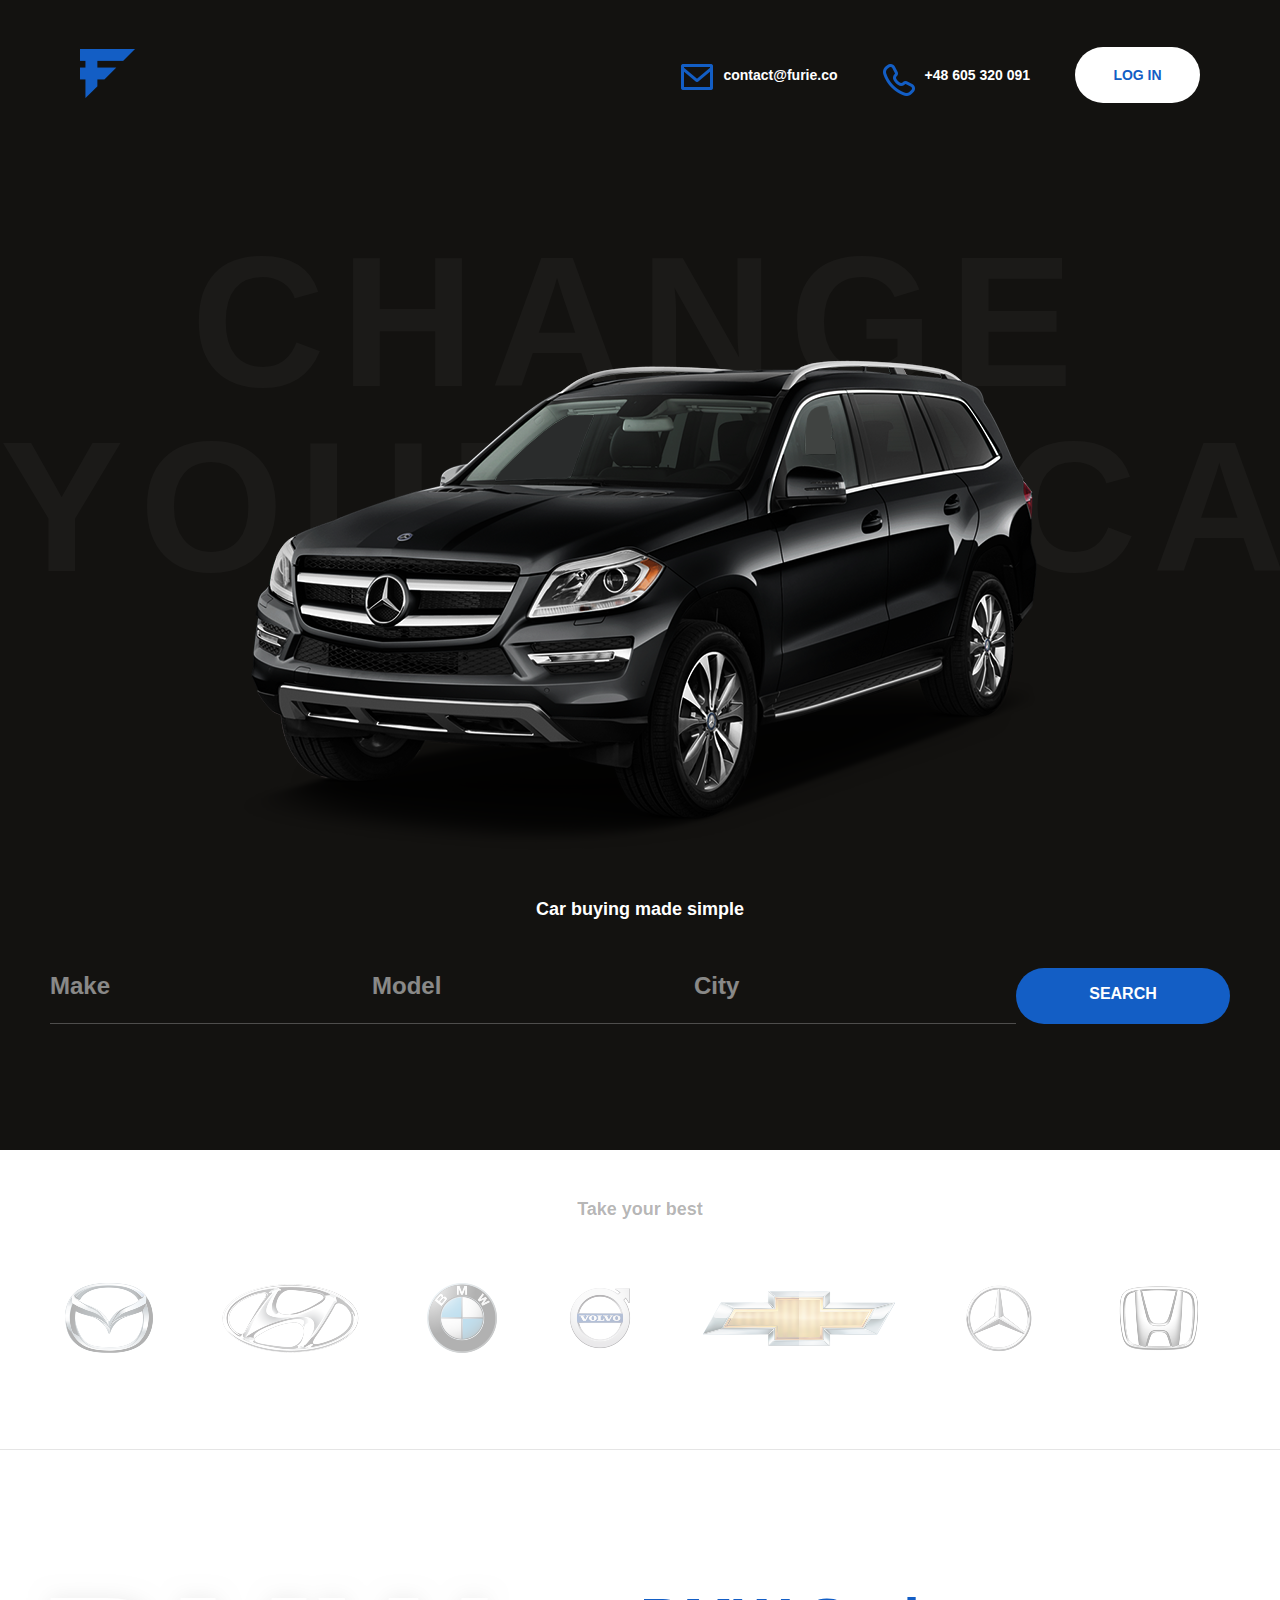
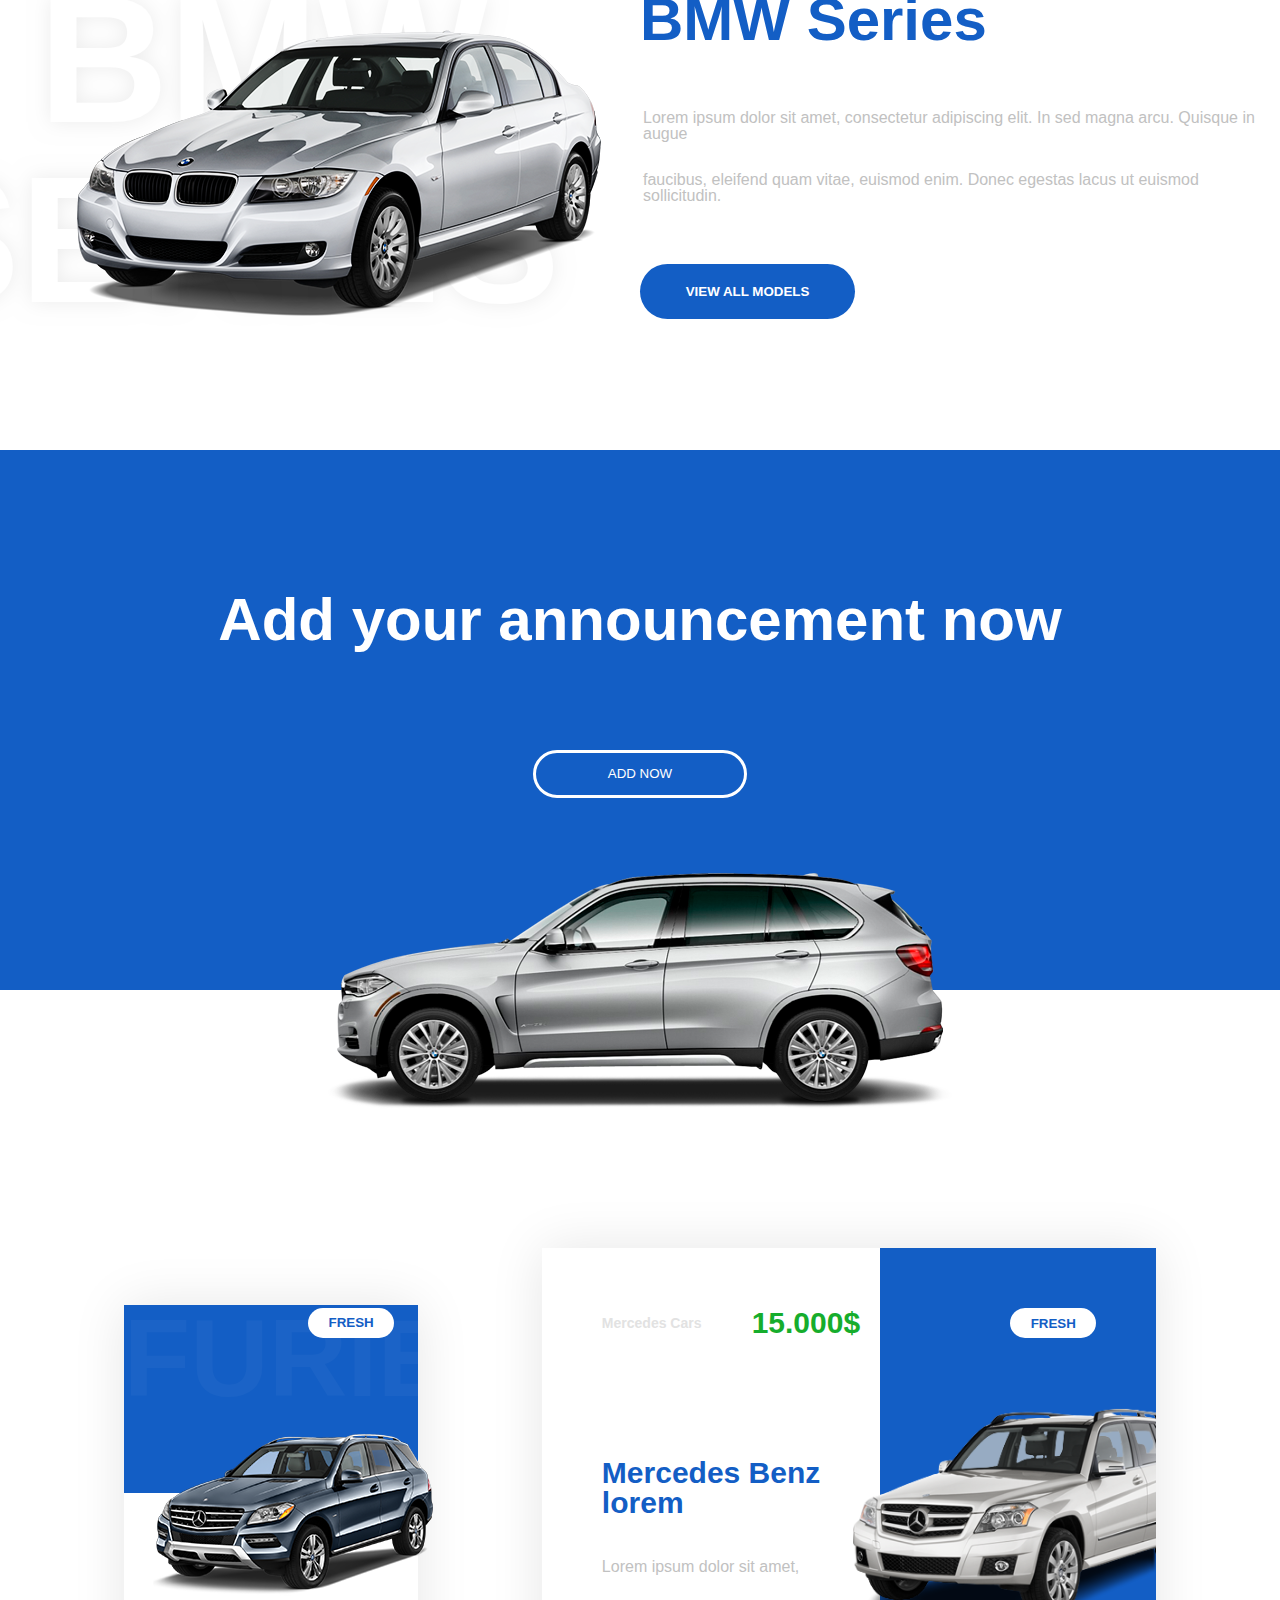
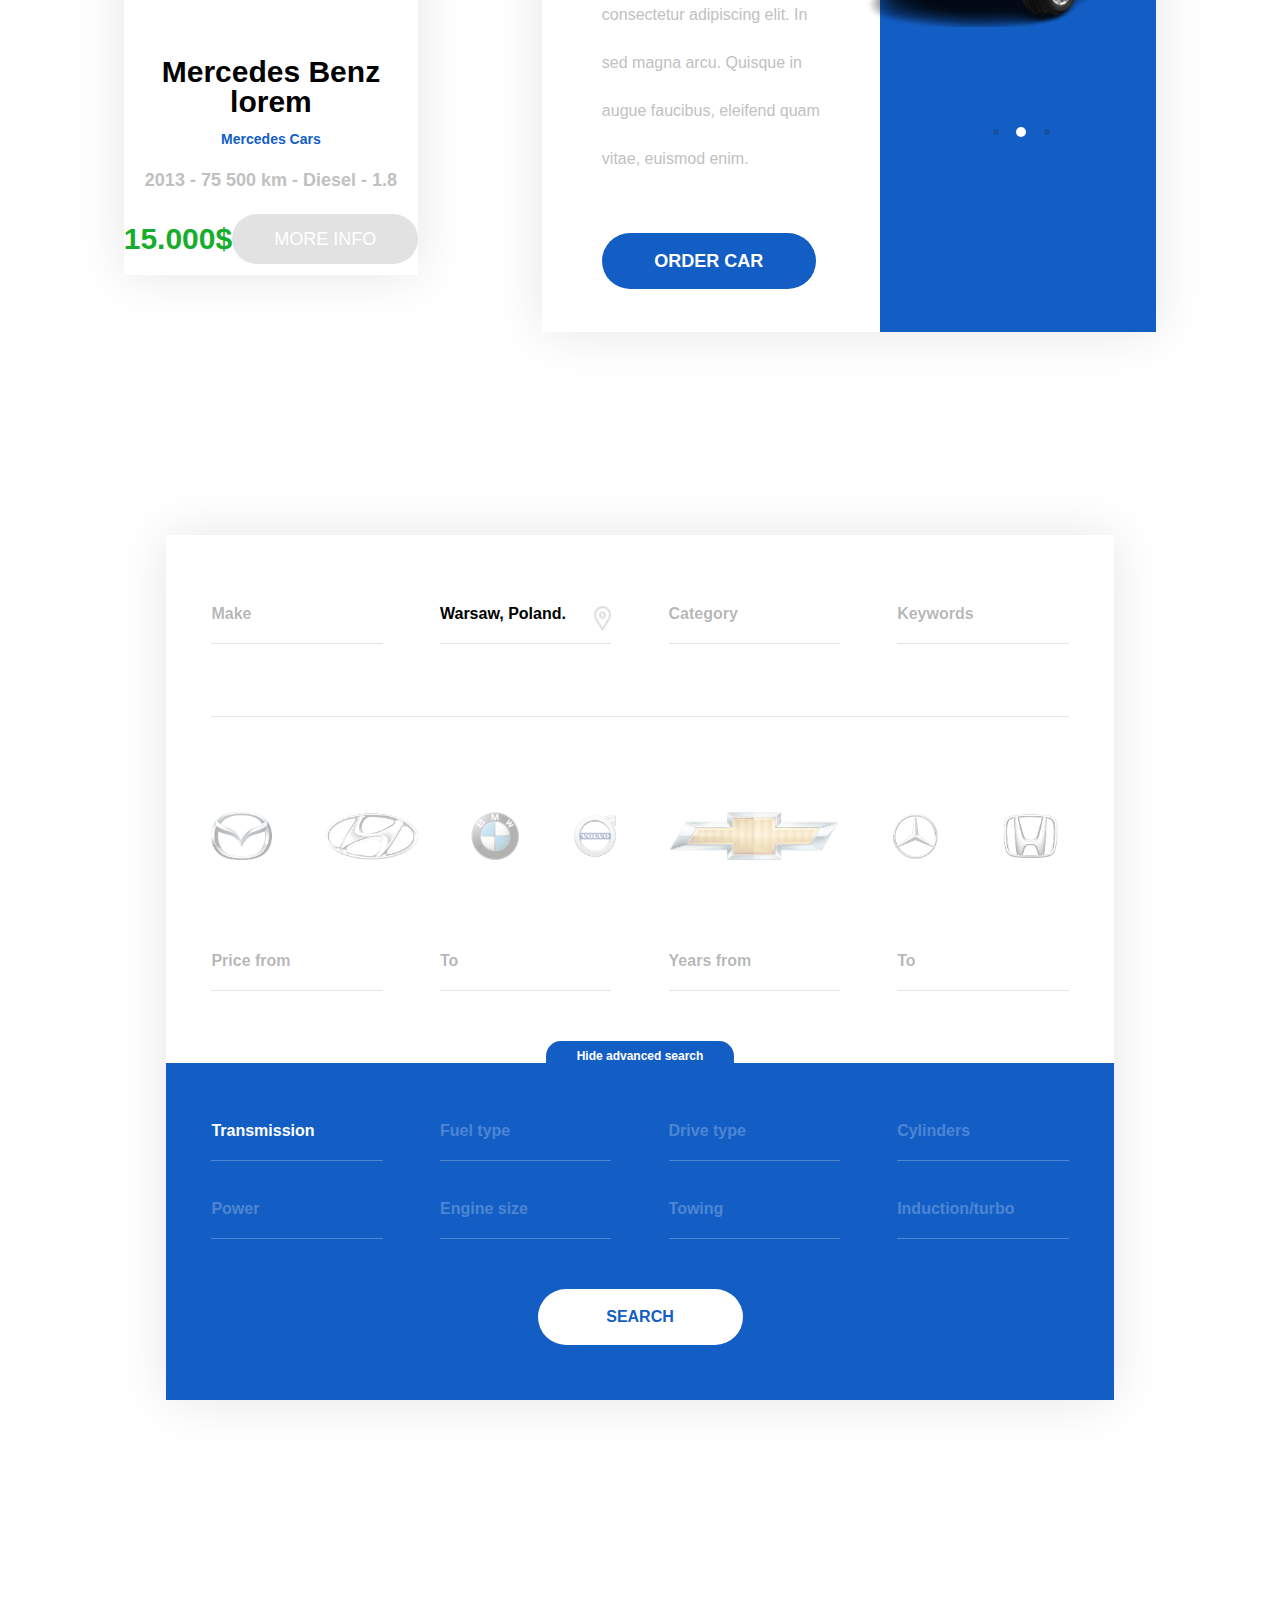
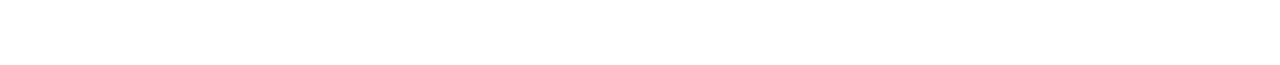
<file: cars shop in html 5 css 3/index.html>
<!DOCTYPE html>
<html lang="en">
<head>
    <meta charset="UTF-8">
    <meta http-equiv="X-UA-Compatible" content="IE=edge">
    <meta name="viewport" content="width=device-width, initial-scale=1.0">
    <link rel="stylesheet" href="main.css">
    <title>Furie Elements</title>
</head>
<body>
    <header>
        <div class="logo"><a href="#"><img src="image/logo.png" alt="logo"></a></div>
        <nav>
            <div class="mail"><img src="image/mail.png" alt="mail"><a href="mailto:contact@furie.co"><p>contact@furie.co</p></a></div>
            <div class="phone"><img src="image/phone.png" alt="phone"><a href="tel:++48605320091"><p>+48 605 320 091</p></a></div>
            <a href=""><div class="log-in">log in</div></a>
        </nav>
    </header>
    <main>
        <section class="section1">
            <section class="section-main">
                <p class="background-text">change<br>your&nbsp;&nbsp;&nbsp;&nbsp;&nbsp;&nbsp;car</p>
                <div><img src="image/mercedes-car.png" alt="mercedes"></div>
            </section>
            <footer>
                <p>Car buying made simple</p>
                <div class="section1-footer">
                    <div>Make</div>
                    <div>Model</div>
                    <div>City</div>
                    <a href="#"><div>search</div></a>
                </div>
            </footer>
        </section>
        <section class="section2">
            <header>
                <p>Take your best</p>
                <div class="cars-logo">
                    <div><a href="#mazda"><img  id="mazda" src="image/mazda.png" alt="mazda"></a></div>
                    <div><a href="#hyundai"><img  id="hyundai" src="image/hyundai.png" alt="hyundai"></a></div>
                    <div><a href="#bmw"><img id="bmw" src="image/bmw.png" alt="bmw"></a></div>
                    <div><a href="#volvo"><img id="volvo" src="image/volvo.png" alt="volvo"></a></div>
                    <div><a href="#chevrolet"><img id="chevrolet" src="image/chevrolet.png" alt="chevrolet"></a></div>
                    <div><a href="#mercedes"><img id="mercedes" src="image/mercedes.png" alt="mercedes"></a></div>
                    <div><a href="#honda"><img id="honda" src="image/honda.png" alt="honda"></a></div>
                </div>
            </header>
            <section>
                <section class="section2-left">
                    <p class="model">bmw</p>
                    <p>series</p>
                    <img src="image/bmw-car.png" alt="bmw">
                </section>
                <article class="section2-right">
                    <h1><span>bmw </span>Series</h1>
                    <p>Lorem ipsum dolor sit amet, consectetur adipiscing elit. In sed magna arcu. Quisque in augue</p>
                    <p>faucibus, eleifend quam vitae, euismod enim. Donec egestas lacus ut euismod sollicitudin.</p>
                    <button>view all models</button>
                </article>
            </section>
        </section>
        <section class="section3">
            <h1>Add your announcement now</h1>
            <button>add now</button>
            <img src="image/car.png" alt="car">
        </section>
        <section class="section4">
            <div class="section4-left">
                <header>
                    <p>furie</p>
                    <button class="fresh">fresh</button>
                    <img src="image/mercedes-car2.png" alt="mercedes">
                </header>
                <article>
                    <h2>Mercedes Benz lorem</h2>
                    <h5>Mercedes Cars</h5>
                    <p>2013 - 75 500 km - Diesel - 1.8</p>
                    <div>
                        <div class="price">15.000$</div>
                        <button>more info</button>
                    </div>
                </article>
            </div>
            <div class="section4-right">
                <header>
                    <h5>Mercedes Cars</h5>
                    <div class="price">15.000$</div>
                    <button class="fresh">fresh</button>
                </header>
                <div>
                    <article>
                        <h2>Mercedes Benz lorem</h2>
                        <p>Lorem ipsum dolor sit amet, consectetur adipiscing elit. In sed magna arcu. Quisque in augue faucibus, eleifend quam vitae, euismod enim.</p>
                        <button>order car</button>
                    </article>
                    <div>
                        <img id="background-car" src="image/background-car-removebg-preview2.png" alt="mercedes">
                        <div class="circles">
                            <button></button>
                            <button></button>
                            <button></button>
                        </div>
                    </div>
                </div>
            </div>
        </section>
        <section class="section5">
            <header>
                <div class="make">Make</div>
                <div class="warsaw">
                    <div> Warsaw, Poland.</div>
                    <img src="image/point.png" alt="point">
                </div>
                <div class="category">Category</div>
                <div class="keywords">Keywords</div>
            </header>
            <section class="white">
                <div class="cars-logo">
                    <div><a href="#mazda"><img  id="mazda" src="image/mazda.png" alt="mazda"></a></div>
                    <div><a href="#hyundai"><img  id="hyundai" src="image/hyundai.png" alt="hyundai"></a></div>
                    <div><a href="#bmw"><img id="bmw" src="image/bmw.png" alt="bmw"></a></div>
                    <div><a href="#volvo"><img id="volvo" src="image/volvo.png" alt="volvo"></a></div>
                    <div><a href="#chevrolet"><img id="chevrolet" src="image/chevrolet.png" alt="chevrolet"></a></div>
                    <div><a href="#mercedes"><img id="mercedes" src="image/mercedes.png" alt="mercedes"></a></div>
                    <div><a href="#honda"><img id="honda" src="image/honda.png" alt="honda"></a></div>
                </div>
                <div class="search">
                    <div>Price from</div>
                    <div>To</div>
                    <div>Years from</div>
                    <div>To</div>
                </div>
                <div>Hide advanced search</div>
            </section>
            <section class="blue">
                <div class="advanced-search">
                    <div>Transmission</div>
                    <div>Fuel type</div>
                    <div>Drive type</div>
                    <div>Cylinders</div>
                </div>
                <div class="advanced-search">
                    <div>Power</div>
                    <div>Engine size</div>
                    <div>Towing</div>
                    <div>Induction/turbo</div>
                </div>
                <div>
                    <button>search</button>
                </div>
            </section>
        </section>
    </main>    
</body>
</html>
</file>
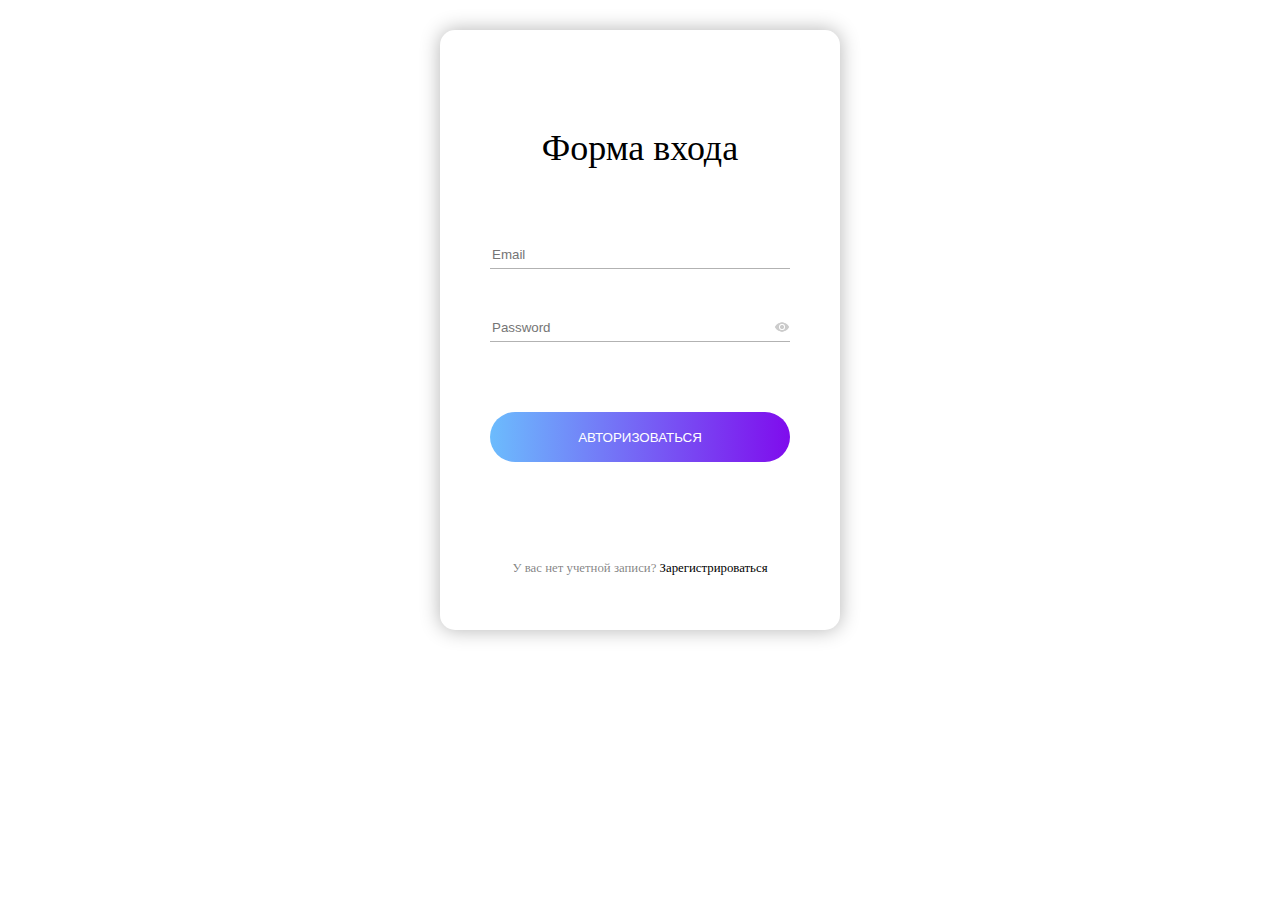
<file: Login form in html 5 css 3/index.html>
<!DOCTYPE html>
<html lang="en">
<head>
    <meta charset="UTF-8">
    <meta http-equiv="X-UA-Compatible" content="IE=edge">
    <meta name="viewport" content="width=device-width, initial-scale=1.0">
    <link rel="stylesheet" href="main.css">
    <title>Form</title>
</head>
<body>
    <main>
        <form method="post" action="">
            <h1>Форма входа</h1>
            <p>
                <input type="email" name="email" id="email" placeholder="Email" required>
            </p>
            <p>
                <input type="password" name="password" id="password" placeholder="Password" required>
                <img src="image/eye.png" alt="eye">
            </p>
            <button type="submit">авторизоваться</button>
        </form>
        <p class="register">У вас нет учетной записи? <a href="#">Зарегистрироваться</a></p>
    </main>
</body>
</html>
</file>
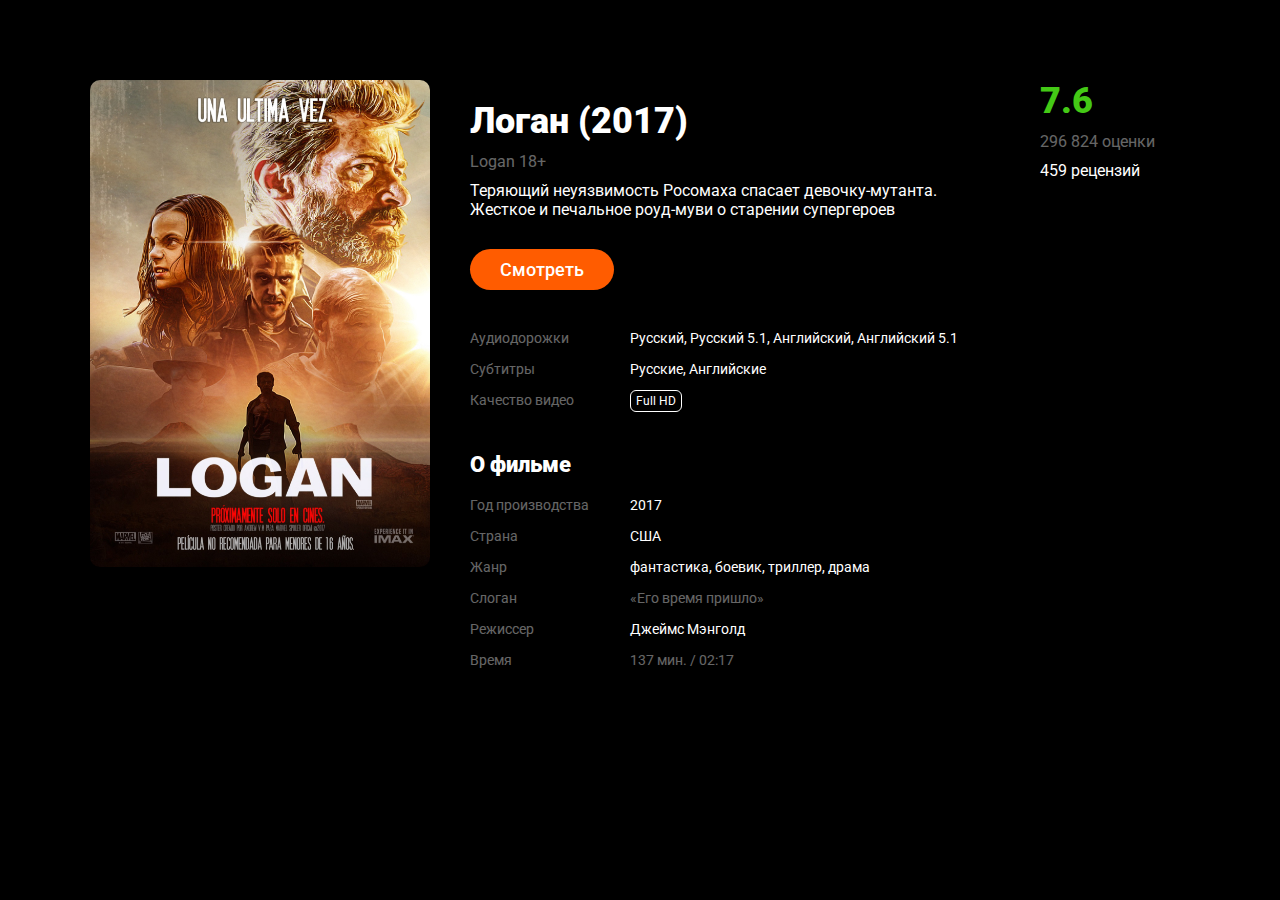
<file: movie page in html 5 css 3/index.html>
<!DOCTYPE html>
<html lang="ru">
<head>
    <meta charset="UTF-8">
    <meta http-equiv="X-UA-Compatible" content="IE=edge">
    <meta name="viewport" content="width=device-width, initial-scale=1.0">
    <title>Фильм Логан (2017)</title>

    <link rel="preconnect" href="https://fonts.googleapis.com">
    <link rel="preconnect" href="https://fonts.gstatic.com" crossorigin>
    <link href="https://fonts.googleapis.com/css2?family=Roboto:wght@400;500;900&display=swap" rel="stylesheet">

    <link rel="stylesheet" href="style.css">
</head>
<body>

    <div class="container">
        <div class="wrapper">

            <div class="wrapper-col-1">
                <img src="poster.jpg" alt="Логан (2017)">
            </div>
            <!-- /.wrapper-col-1 -->

            <div class="wrapper-col-2">
                <h1 class="title">Логан (2017)</h1>
                <h6 class="subtitle">Logan 18+</h6>
                <p class="description">Теряющий неуязвимость Росомаха спасает девочку-мутанта. Жесткое и печальное роуд-муви о старении супергероев</p>
                
                <div class="mb-40">
                    <a href="#" class="btn">Смотреть</a>
                </div>
                <!-- /.mb-40 -->

                <ul class="params mb-40">
                    <li><span class="text-muted">Аудиодорожки</span> Русский, Русский 5.1, Английский, Английский 5.1</li>
                    <li><span class="text-muted">Субтитры</span> Русские, Английские</li>
                    <li><span class="text-muted">Качество видео</span> <span><span class="tag">Full HD</span></span></li>
                </ul>
                
                <h2>О фильме</h2>

                <ul class="params">
                    <li><span class="text-muted">Год производства</span> 2017</li>
                    <li><span class="text-muted">Страна</span> США</li>
                    <li><span class="text-muted">Жанр</span> <span><a href="#">фантастика</a>, <a href="#">боевик</a>, <a href="#">триллер</a>, <a href="#">драма</a></span></li>
                    <li><span class="text-muted">Слоган</span> <span class="text-muted">«Его время пришло»</span></li>
                    <li><span class="text-muted">Режиссер</span> Джеймс Мэнголд</li>
                    <li><span class="text-muted">Время</span> <time class="text-muted">137 мин. / 02:17</time></li>
                </ul>
            </div>
            <!-- /.wrapper-col-2 -->

            <div class="wrapper-col-3">
                <span class="rathing-main">7.6</span>
                <span class="rathing-counts">296 824 оценки</span>
                <a href="#" class="rathing-details">459 рецензий</a>
            </div>
            <!-- /.wrapper-col-3 -->
            
        </div>
        <!-- /.wrapper -->
    </div>
    <!-- /.container -->
    
</body>
</html>
</file>
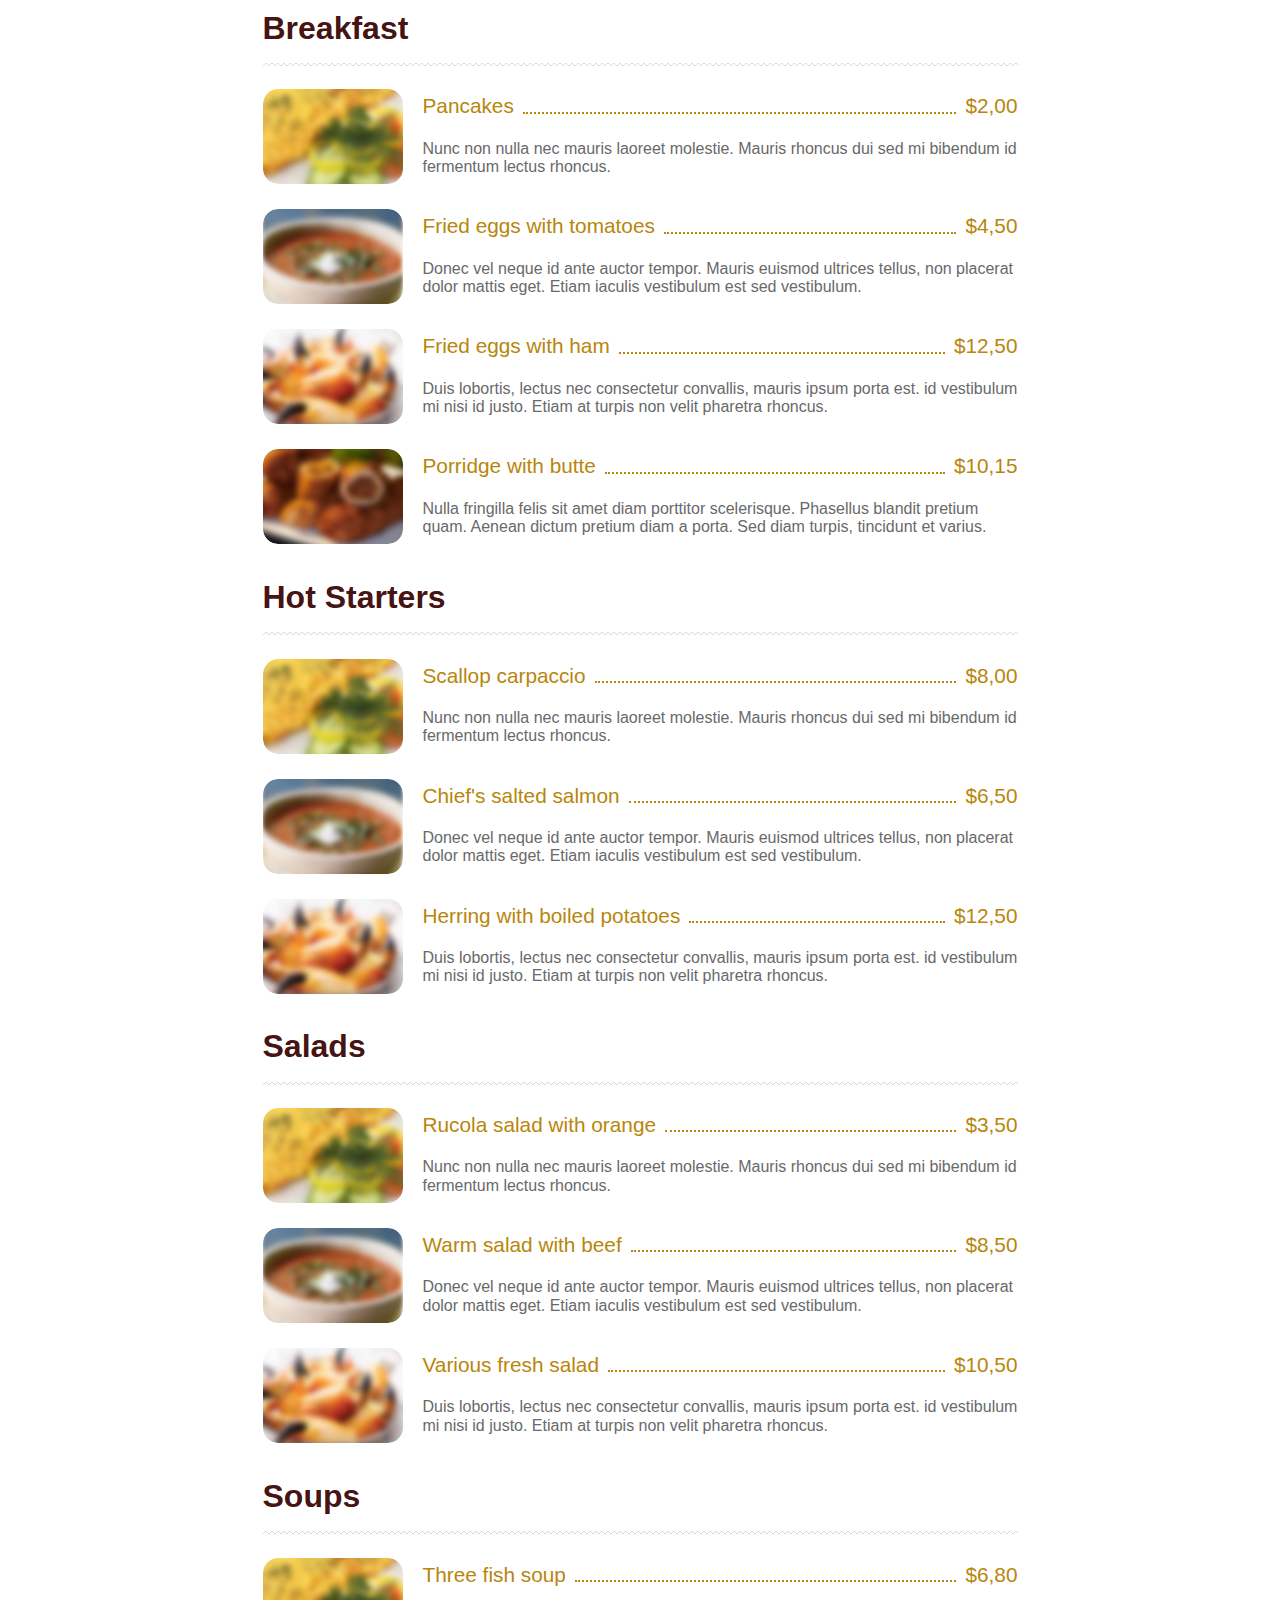
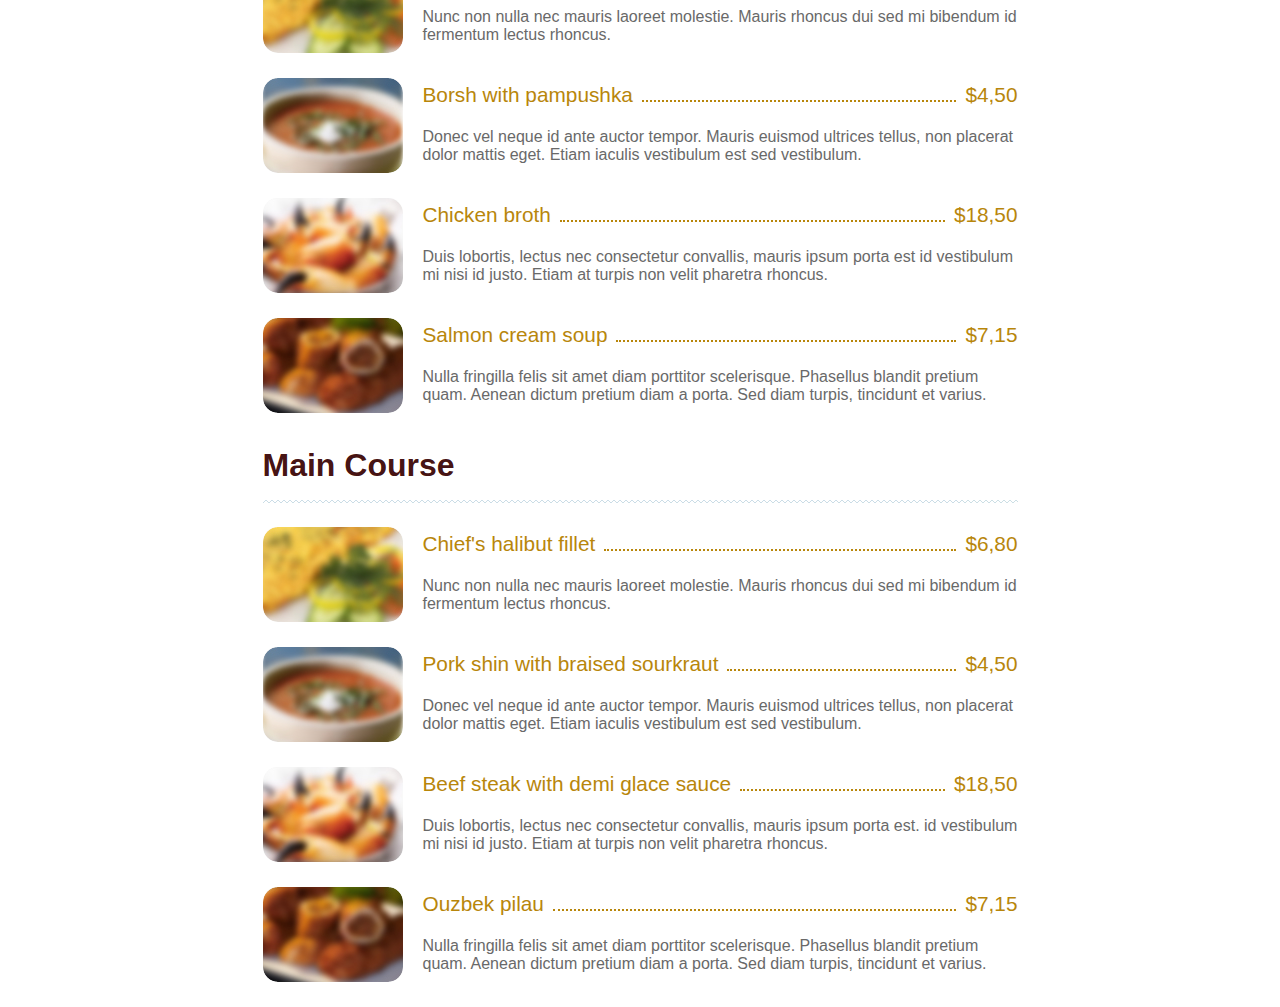
<file: restaurant menu in html 5 css 3/index.html>
<!DOCTYPE html>
<html lang="en">
<head>
    <meta charset="UTF-8">
    <meta http-equiv="X-UA-Compatible" content="IE=edge">
    <meta name="viewport" content="width=device-width, initial-scale=1.0">
    <link rel="stylesheet" href="main.css">
    <title>Menu</title>
</head>
<body>

    <!--Первый раздел меню-->
    <div class="menu-chapter">
        <div class="chapter-title">
            <h1 class="chapter-name">Breakfast</h1>
            <img src="image/zig-zag.png" alt="zig-zag">
        </div>
        <div class="chapter-items">
            <div class="meal-item">
                <img src="image/meal1.png" alt="meal1">
                <div class="meal-header">
                    <div class="meal-title">Pancakes</div>
                    <div class="meal-cost">$2,00</div>
                    <div class="line"></div>
                </div>
                <p class="description">Nunc non nulla nec mauris laoreet molestie. Mauris rhoncus dui sed mi bibendum
                    id fermentum lectus rhoncus.
                </p>
            </div>
            <div class="meal-item">
                <img src="image/meal2.png" alt="meal2">
                <div class="meal-header">
                    <div class="meal-title">Fried eggs with tomatoes</div>
                    <div class="meal-cost">$4,50</div>
                    <div class="line"></div>
                </div>
                <p class="description">Donec vel neque id ante auctor tempor. Mauris euismod ultrices tellus, non placerat dolor mattis eget. Etiam iaculis vestibulum est sed vestibulum.</p>
            </div>
            <div class="meal-item">
                <img src="image/meal3.png" alt="meal3">
                <div class="meal-header">
                    <div class="meal-title">Fried eggs with ham</div>
                    <div class="meal-cost">$12,50</div>
                    <div class="line"></div>
                </div>    
                <p class="description">Duis lobortis, lectus nec consectetur convallis, mauris ipsum porta est. id vestibulum mi nisi id justo. Etiam at turpis non velit pharetra rhoncus.</p>
            </div>
            <div class="meal-item">
                <img src="image/meal4.png" alt="meal4">
                <div class="meal-header">
                    <div class="meal-title">Porridge with butte</div>
                    <div class="meal-cost">$10,15</div>
                    <div class="line"></div>
                </div>    
                <p class="description">Nulla fringilla felis sit amet diam porttitor scelerisque. Phasellus blandit pretium
                        quam. Aenean dictum pretium diam a porta. Sed diam turpis, tincidunt et varius.</p>
            </div>
        </div>
    </div>

    <!--Второй раздел меню-->
    <div class="menu-chapter">
        <div class="chapter-title">
            <h1 class="chapter-name">Hot Starters</h1>
            <img src="image/zig-zag.png" alt="zig-zag">
        </div>
        <div class="chapter-items">
            <div class="meal-item">
                <img src="image/meal1.png" alt="meal1">
                <div class="meal-header">
                    <div class="meal-title">Scallop carpaccio</div>
                    <div class="meal-cost">$8,00</div>
                    <div class="line"></div>
                </div>    
                <p class="description">Nunc non nulla nec mauris laoreet molestie. Mauris rhoncus dui sed mi bibendum id fermentum lectus rhoncus.</p>
            </div>
            <div class="meal-item">
                <img src="image/meal2.png" alt="meal2">
                <div class="meal-header">
                    <div class="meal-title">Chief's salted salmon</div>
                    <div class="meal-cost">$6,50</div>
                    <div class="line"></div>
                </div>    
                <p class="description">Donec vel neque id ante auctor tempor. Mauris euismod ultrices tellus, non placerat dolor mattis eget. Etiam iaculis vestibulum est sed vestibulum.</p>
            </div>
            <div class="meal-item">
                <img src="image/meal3.png" alt="meal3">
                <div class="meal-header">
                    <div class="meal-title">Herring with boiled potatoes</div>
                    <div class="meal-cost">$12,50</div>
                    <div class="line"></div>
                </div>    
                <p class="description">Duis lobortis, lectus nec consectetur convallis, mauris ipsum porta est. id vestibulum mi nisi id justo. Etiam at turpis non velit pharetra rhoncus.</p>
            </div>
        </div>
    </div>

    <!--Третий раздел меню-->
    <div class="menu-chapter">
        <div class="chapter-title">
            <h1 class="chapter-name">Salads</h1>
            <img src="image/zig-zag.png" alt="zig-zag">
        </div>
        <div class="chapter-items">
            <div class="meal-item">
                <img src="image/meal1.png" alt="meal1">
                <div class="meal-header">
                    <div class="meal-title">Rucola salad with orange</div>
                    <div class="meal-cost">$3,50</div>
                    <div class="line"></div>
                </div>    
                <p class="description">Nunc non nulla nec mauris laoreet molestie. Mauris rhoncus dui sed mi bibendum id fermentum lectus rhoncus.</p>
            </div>
            <div class="meal-item">
                <img src="image/meal2.png" alt="meal2">
                <div class="meal-header">
                    <div class="meal-title">Warm salad with beef</div>
                    <div class="meal-cost">$8,50</div>
                    <div class="line"></div>
                </div>    
                <p class="description">Donec vel neque id ante auctor tempor. Mauris euismod ultrices tellus, non placerat dolor mattis eget. Etiam iaculis vestibulum est sed vestibulum.</p>
            </div>
            <div class="meal-item">
                <img src="image/meal3.png" alt="meal3">
                <div class="meal-header">
                    <div class="meal-title">Various fresh salad</div>
                    <div class="meal-cost">$10,50</div>
                    <div class="line"></div>
                </div>    
                <p class="description">Duis lobortis, lectus nec consectetur convallis, mauris ipsum porta est. id vestibulum mi nisi id justo. Etiam at turpis non velit pharetra rhoncus.</p>
            </div>
        </div>
    </div>

    <!--Четвертый раздел меню-->
    <div class="menu-chapter">
        <div class="chapter-title">
            <h1 class="chapter-name">Soups</h1>
            <img src="image/zig-zag.png" alt="zig-zag">
        </div>
        <div class="chapter-items">
            <div class="meal-item">
                <img src="image/meal1.png" alt="meal1">
                <div class="meal-header">
                    <div class="meal-title">Three fish soup </div>
                    <div class="meal-cost">$6,80</div>
                    <div class="line"></div>
                </div>    
                <p class="description">Nunc non nulla nec mauris laoreet molestie. Mauris rhoncus dui sed mi bibendum id fermentum lectus rhoncus.
                </p>
            </div>
            <div class="meal-item">
                <img src="image/meal2.png" alt="meal2">
                <div class="meal-header">
                    <div class="meal-title">Borsh with pampushka</div>
                    <div class="meal-cost">$4,50</div>
                    <div class="line"></div>
                </div>    
                <p class="description">Donec vel neque id ante auctor tempor. Mauris euismod ultrices tellus, non placerat dolor mattis eget. Etiam iaculis vestibulum est sed vestibulum.</p>
            </div>
            <div class="meal-item">
                <img src="image/meal3.png" alt="meal3">
                <div class="meal-header">
                    <div class="meal-title">Chicken broth</div>
                    <div class="meal-cost">$18,50</div>
                    <div class="line"></div>
                </div>     
                <p class="description">Duis lobortis, lectus nec consectetur convallis, mauris ipsum porta est id vestibulum mi nisi id justo. Etiam at turpis non velit pharetra rhoncus.</p>
            </div>
            <div class="meal-item">
                <img src="image/meal4.png" alt="meal4">
                <div class="meal-header">
                    <div class="meal-title">Salmon cream soup</div>
                    <div class="meal-cost">$7,15</div>
                    <div class="line"></div>
                </div>    
                <p class="description">Nulla fringilla felis sit amet diam porttitor scelerisque. Phasellus blandit pretium
                        quam. Aenean dictum pretium diam a porta. Sed diam turpis, tincidunt et varius.</p>
            </div>
        </div>
    </div>

    <!--Пятый раздел меню-->
    <div class="menu-chapter">
        <div class="chapter-title">
            <h1 class="chapter-name">Main Course</h1>
            <img src="image/zig-zag.png" alt="zig-zag">
        </div>
        <div class="chapter-items">
            <div class="meal-item">
                <img src="image/meal1.png" alt="meal1">
                <div class="meal-header">
                    <div class="meal-title">Chief's halibut fillet</div>
                    <div class="meal-cost">$6,80</div>
                    <div class="line"></div>
                </div>    
                <p class="description">Nunc non nulla nec mauris laoreet molestie. Mauris rhoncus dui sed mi bibendum id fermentum lectus rhoncus.</p>
            </div>
            <div class="meal-item">
                <img src="image/meal2.png" alt="meal2">
                <div class="meal-header">
                    <div class="meal-title">Pork shin with braised sourkraut</div>
                    <div class="meal-cost">$4,50</div>
                    <div class="line"></div>
                </div>    
                <p class="description">Donec vel neque id ante auctor tempor. Mauris euismod ultrices tellus, non placerat dolor mattis eget. Etiam iaculis vestibulum est sed vestibulum.</p>
            </div>
            <div class="meal-item">
                <img src="image/meal3.png" alt="meal3">
                <div class="meal-header">
                    <div class="meal-title">Beef steak with demi glace sauce</div>
                    <div class="meal-cost">$18,50</div>
                    <div class="line"></div>
                </div>    
                <p class="description">Duis lobortis, lectus nec consectetur convallis, mauris ipsum porta est. id vestibulum mi nisi id justo. Etiam at turpis non velit pharetra rhoncus.</p>
            </div>
            <div class="meal-item">
                <img src="image/meal4.png" alt="meal4">
                <div class="meal-header">
                    <div class="meal-title">Ouzbek pilau</div>
                    <div class="meal-cost">$7,15</div>
                    <div class="line"></div>
            </div>        
            <p class="description">Nulla fringilla felis sit amet diam porttitor scelerisque. Phasellus blandit pretium
                        quam. Aenean dictum pretium diam a porta. Sed diam turpis, tincidunt et varius.</p>
            </div>
        </div>
    </div>
</body>
</html>
</file>
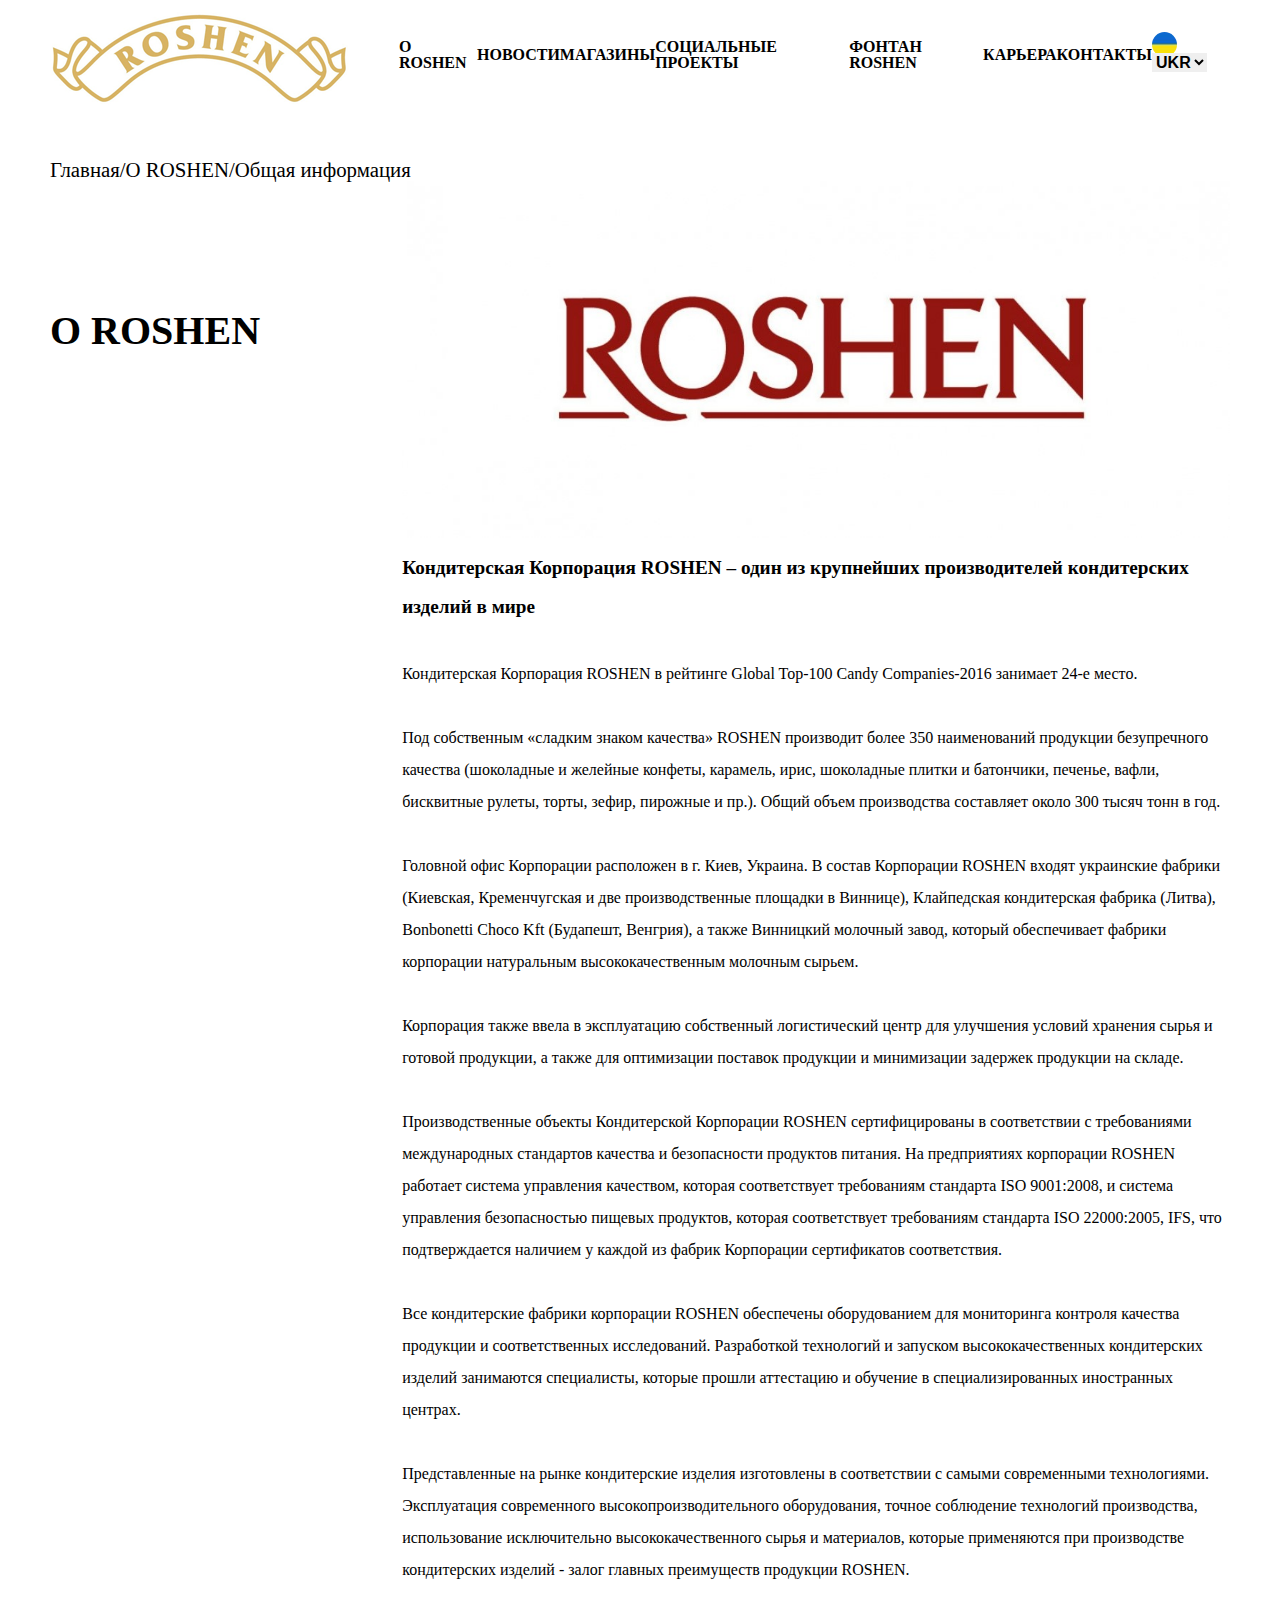
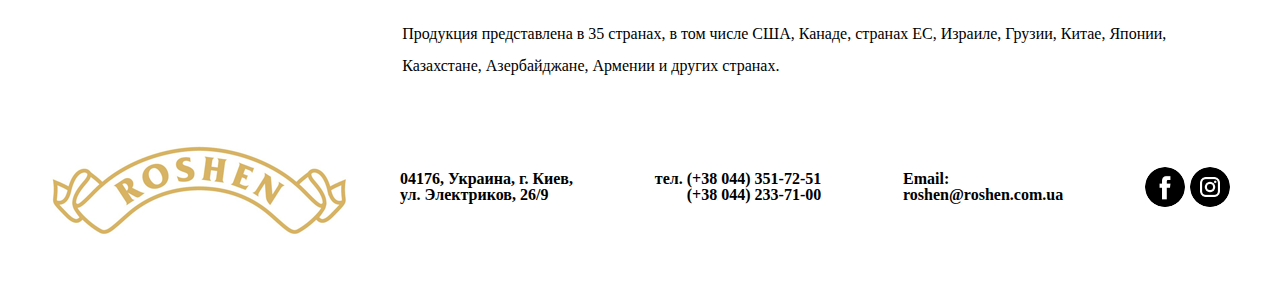
<file: shop Roshen in html 5 css 3/index.html>
<!DOCTYPE html>
<html lang="ru">
<head>
    <meta charset="UTF-8">
    <meta http-equiv="X-UA-Compatible" content="IE=edge">
    <meta name="viewport" content="width=device-width, initial-scale=1.0">
    <link rel="stylesheet" href="main.css">
    <title>Roshen-2</title>
</head>
<body>
    <header>
        <div>
            <div class="logo"><img src="image/roshen_logo.png" alt="logo">
            </div>
            <nav>
                <a href="#">о roshen</a>
                <a href="#">новости</a>
                <a href="#">магазины</a>
                <a href="#">социальные проекты</a>
                <a href="#">фонтан roshen</a>
                <a href="#">карьера</a>
                <a href="#">контакты</a>
                <div id="lang-box">
                    <div id="lang"></div>
                    <select name="language" id="language">
                        <option value="UKR">ukr</option>
                        <option value="ENG">eng</option>
                    </select>
                </div>
                
            </nav>
        </div>
        <p><span>Главная</span>/<span>о roshen</span>/<span>Общая информация</span></p>
    </header>
    <main>
        <aside><h2>О roshen</h2></aside>
        <section>
            <img src="image/roshen-main.jpg" alt="roshen">
            <h3>Кондитерская Корпорация ROSHEN – один из крупнейших производителей кондитерских изделий в мире</h3><br>
            <p>Кондитерская Корпорация ROSHEN в рейтинге Global Top-100 Candy Companies-2016 занимает 24-е место.</p><br>
            <p>Под собственным «сладким знаком качества» ROSHEN производит более 350 наименований продукции безупречного качества (шоколадные и желейные конфеты, карамель, ирис, шоколадные плитки и батончики, печенье, вафли, бисквитные рулеты, торты, зефир, пирожные и пр.). Общий объем производства составляет около 300 тысяч тонн в год.</p><br>
            <p>Головной офис Корпорации расположен в г. Киев, Украина. В состав Корпорации ROSHEN входят украинские фабрики (Киевская, Кременчугская и две производственные площадки в Виннице), Клайпедская кондитерская фабрика (Литва), Bonbonetti Choco Kft (Будапешт, Венгрия), а также Винницкий молочный завод, который обеспечивает фабрики корпорации натуральным высококачественным молочным сырьем.</p><br>
            <p>Корпорация также ввела в эксплуатацию собственный логистический центр для улучшения условий хранения сырья и готовой продукции, а также для оптимизации поставок продукции и минимизации задержек продукции на складе.</p><br>
            <p>Производственные объекты Кондитерской Корпорации ROSHEN сертифицированы в соответствии с требованиями международных стандартов качества и безопасности продуктов питания. На предприятиях корпорации ROSHEN работает система управления качеством, которая соответствует требованиям стандарта ISO 9001:2008, и система управления безопасностью пищевых продуктов, которая соответствует требованиям стандарта ISO 22000:2005, IFS, что подтверждается наличием у каждой из фабрик Корпорации сертификатов соответствия.</p><br>
            <p>Все кондитерские фабрики корпорации ROSHEN обеспечены оборудованием для мониторинга контроля качества продукции и соответственных исследований. Разработкой технологий и запуском высококачественных кондитерских изделий занимаются специалисты, которые прошли аттестацию и обучение в специализированных иностранных центрах.</p><br>
            <p>Представленные на рынке кондитерские изделия изготовлены в соответствии с самыми современными технологиями. Эксплуатация современного высокопроизводительного оборудования, точное соблюдение технологий производства, использование исключительно высококачественного сырья и материалов, которые применяются при производстве кондитерских изделий - залог главных преимуществ продукции ROSHEN.</p><br>
            <p>Продукция представлена в 35 странах, в том числе США, Канаде, странах ЕС, Израиле, Грузии, Китае, Японии, Казахстане, Азербайджане, Армении и других странах.</p>
        </section>
    </main>
    <footer>
        <div>
            <div class="logo"><img src="image/roshen_logo.png" alt="logo"></div>
        </div>
        <div>
            <div id="adress">
                <p>04176, Украина, г. Киев,</p>
                <p>ул. Электриков, 26/9 </p>
            </div>
            <div id="tel">
                <p>тел. <a href="tel:+380443517251">(+38 044) 351-72-51</a></p>
                <p><a href="tel:+38 0442337100">(+38 044) 233-71-00</a></p>
            </div>
            <div id="mail">
                <p>Email:</p>
                <p><a href="mailto:roshen@roshen.com.ua">roshen@roshen.com.ua</a></p>
            </div>
            <div id="buttons">
                <a href=""><div></div></a>
                <a href=""><div></div></a>
            </div>
        </div>
    </footer>
</body>
</html>
</file>
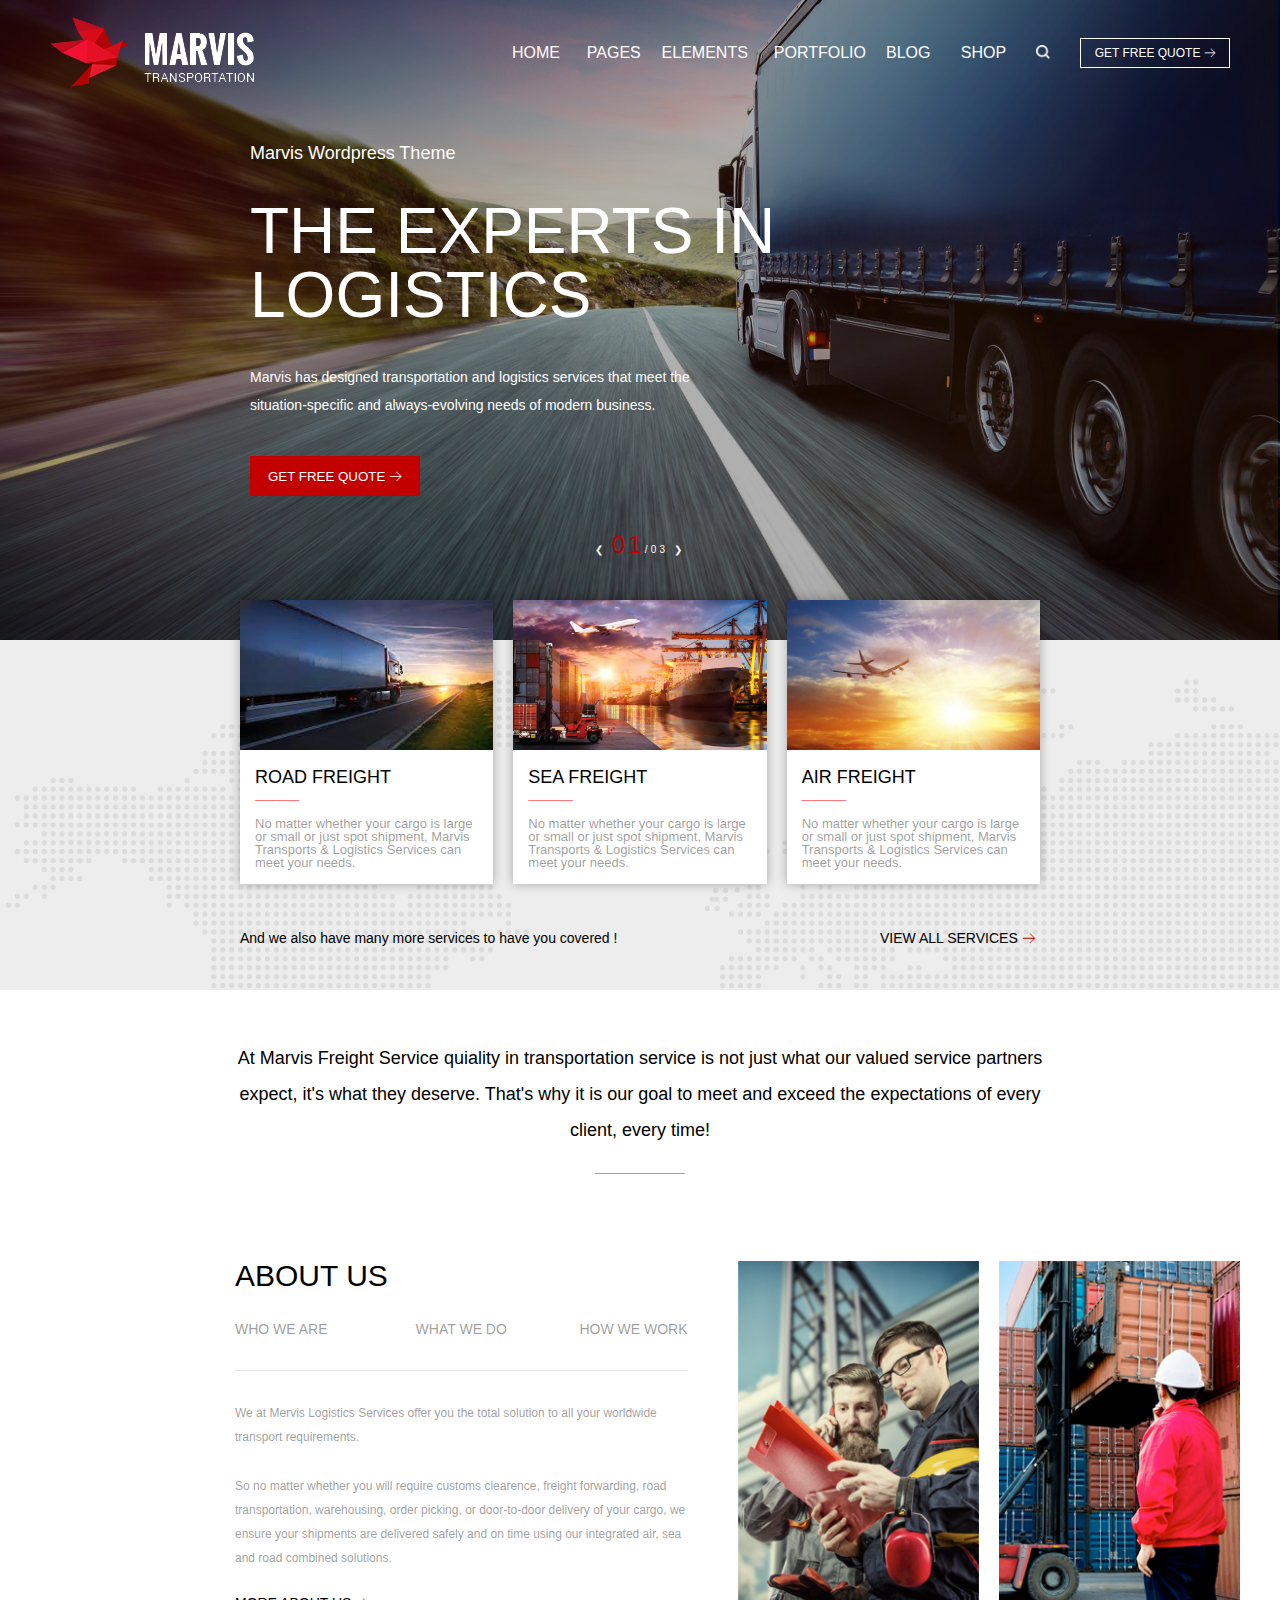
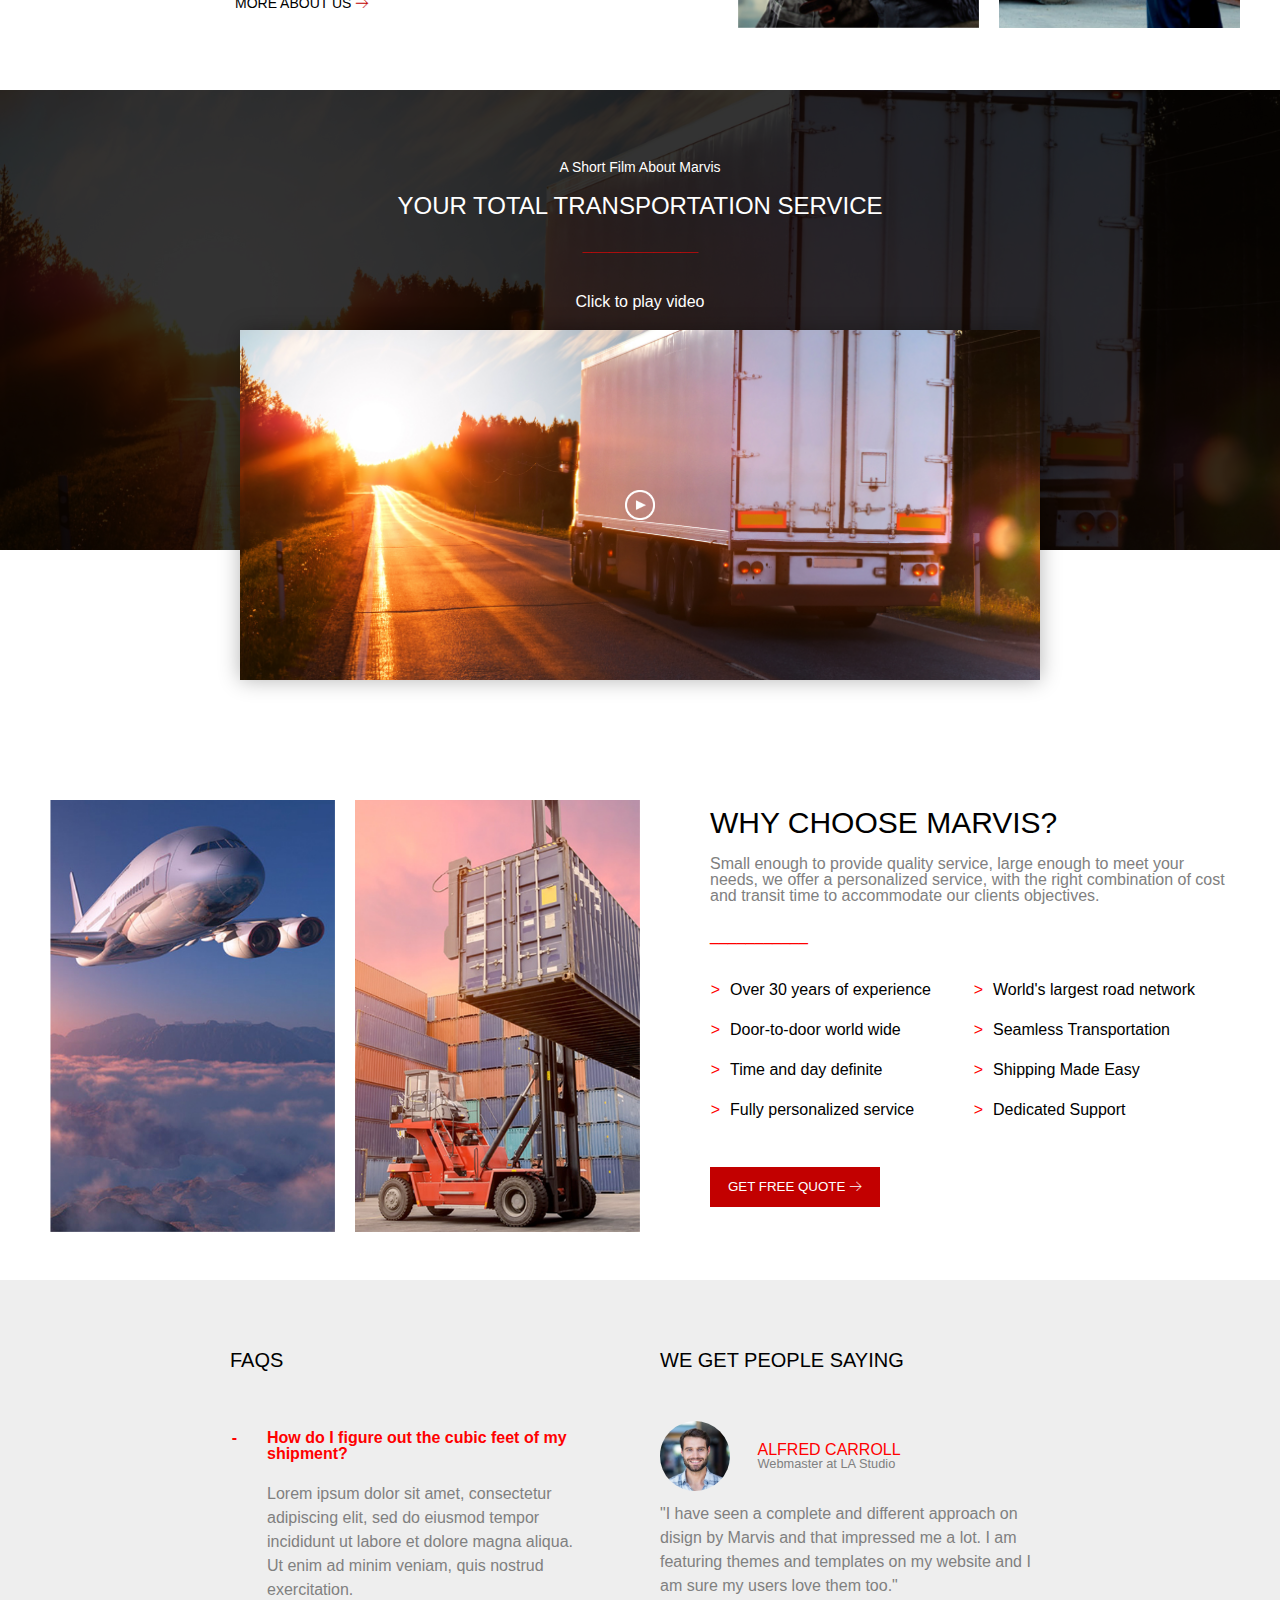
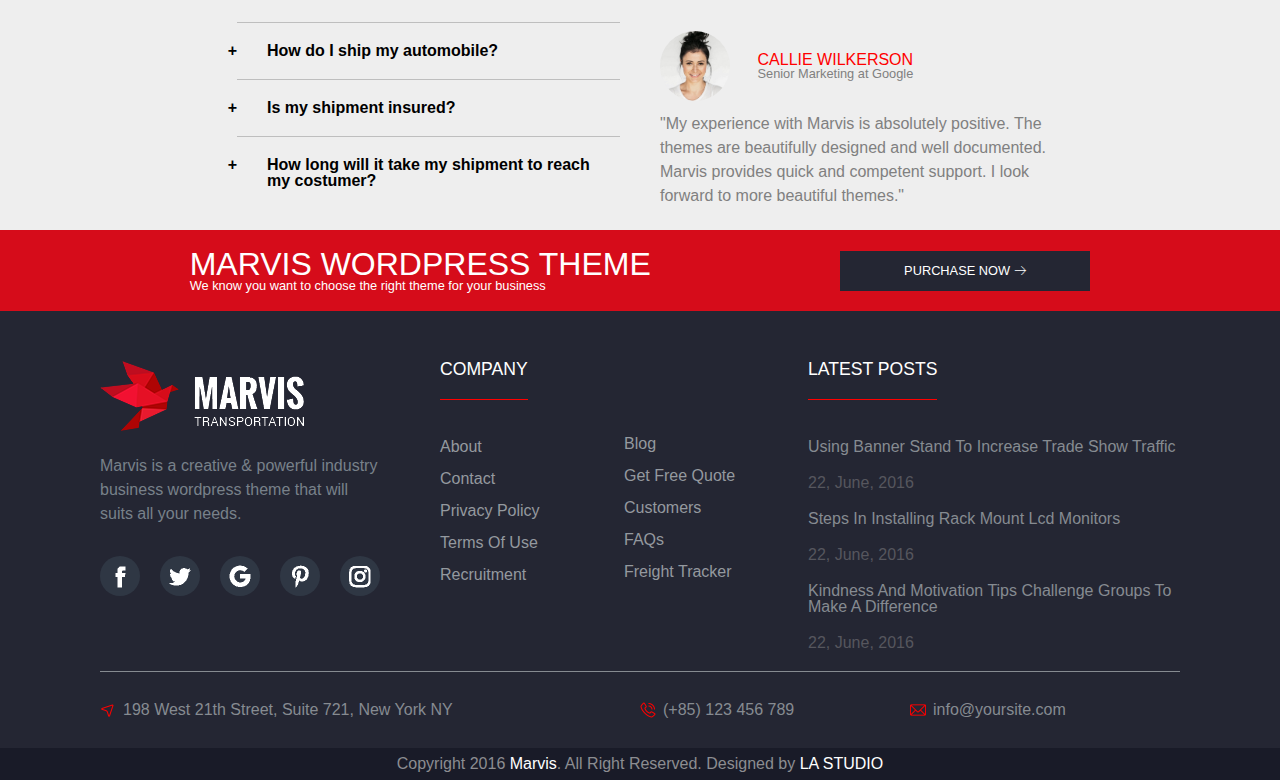
<file: trucking website in html 5 css 3/index.html>
<!DOCTYPE html>
<html lang="en">
<head>
    <meta charset="UTF-8">
    <meta http-equiv="X-UA-Compatible" content="IE=edge">
    <meta name="viewport" content="width=device-width, initial-scale=1.0">
    <link rel="preconnect" href="https://fonts.googleapis.com">
    <link rel="preconnect" href="https://fonts.gstatic.com" crossorigin>
    <link href="https://fonts.googleapis.com/css2?family=Six+Caps&display=swap" rel="stylesheet">
    <link rel="stylesheet" href="main.css">
    <title>Marvis</title>
</head>
<body>
    <header>
        <header>
            <div class="logo"><img src="image/logo-transports.png" alt="logo"></div>
            <nav>
                <a href="#"><div>home</div></a>
                <a href="#"><div>pages</div></a>
                <a href="#"><div>elements</div></a>
                <a href="#"><div>portfolio</div></a>
                <a href="#"><div>blog</div></a>
                <a href="#"><div>shop</div></a>
                <a href="#"><img src="image/icons/search-icon-white-png-18.jpg" alt="search"></a>
                <button>get free quote &#129122;</button>
            </nav> 
        </header>
        <article>
            <h3>marvis wordpress theme</h3>
            <h1>the experts in logistics</h1>
            <p>Marvis has designed transportation and logistics services that meet the situation-specific and always-evolving needs of modern business.</p>
            <button class="btn-quote btn-header">get free quote &#129122;</button>
        </article>
        <footer><p>&#10094; <span>01</span>/03 &#10095;</p></footer>     
    </header>
    <main>
        <section id="section1">
            <section id="section1-articles">
                <article>
                    <img src="image/photo01.jpg" alt="truck">
                    <h2>road freight</h2>
                    <p class="line">_____</p>
                    <p class="text">No matter whether your cargo is large or small or just spot shipment, Marvis Transports & Logistics Services can meet your needs.</p>
                </article>
                <article>
                    <img src="image/sea-freight3.png" alt="sea freight">
                    <h2>sea freight</h2>
                    <p class="line">_____</p>
                    <p class="text">No matter whether your cargo is large or small or just spot shipment, Marvis Transports & Logistics Services can meet your needs.</p>
                </article>
                <article>
                    <img src="image/air-freight2.jpg" alt="plane">
                    <h2>air freight</h2>
                    <p class="line">_____</p>
                    <p class="text">No matter whether your cargo is large or small or just spot shipment, Marvis Transports & Logistics Services can meet your needs.</p>
                </article>
            </section>
            <section id="section1-bottom">
                <p>And we also have many more services to <span>have you covered !</span></p>
                <a href="#"><p>view all services <span class="red-right-arrow">&#129122;</span></p></a>
            </section>
        </section>
        <section id="section2">
            <article>
                <p>At Marvis Freight Service quiality in transportation service is not just what our valued service partners expect, it's what they deserve. That's why it is our goal to meet and exceed the expectations of every client, every time!</p>
                <p class="line">_________</p>
            </article>
            <div>
                <article id="about-us">
                    <h2>about us</h2>
                    <div>
                        <div id="who-we-are">
                            <div><a href="#point1">who we are</a></div>
                            <div><a href="#point2">what we do</a></div>
                            <div><a href="#point3">how we work</a></div>
                        </div>
                        <div class="red-point">
                            <div id="point1"></div>
                            <div id="point2"></div>
                            <div id="point3"></div>
                        </div>
                    </div>
                    <p>We at Mervis Logistics Services offer you the total solution to all your worldwide transport requirements.</p>
                    <p>So no matter whether you will require customs clearence, freight forwarding, road transportation, warehousing, order picking, or door-to-door delivery of your cargo, we ensure your shipments are delivered safely and on time using our integrated air, sea and road combined solutions.</p>
                    <a href="#">more about us <span class="red-right-arrow">&#129122;</span></a>
                </article>
                <img src="image/workers1.png" alt="workers1">
                <img src="image/workers2.png" alt="workers2">
            </div>
        </section>
        <section id="section3">
            <h4>a short film about marvis</h4>
            <h2>your total transportation service</h2>
            <p class="line">_____________</p>
            <p>Click to play video</p>
            <div id="video"><img src="image/play_button_1.png" alt="play"></div>
        </section>
        <section id="section4">
            <img src="image/plane.png" alt="plane">
            <img src="image/cargo.png" alt="cargo">
            <article>
                <h2>why choose marvis?</h2>
                <p>Small enough to provide quality service, large enough to meet your needs, we offer a personalized service, with the right combination of cost and transit time to accommodate our clients objectives.</p>
                <p>___________</p>
                <ul>
                    <li><span class="li-text">Over 30 years of experience</span></li>
                    <li><span class="li-text">Door-to-door world wide</span></li>
                    <li><span class="li-text">Time and day definite</span></li>
                    <li><span class="li-text">Fully personalized service</span></li>
                    <li><span class="li-text">World's largest road network</span></li>
                    <li><span class="li-text">Seamless Transportation</span></li>
                    <li><span class="li-text">Shipping Made Easy</span></li>
                    <li><span class="li-text">Dedicated Support</span></li>
                </ul>
                <button class="btn-quote">get free quote &#129122;</button>
            </article>
        </section>
        <section id="section5">
            <article id="faqs">
                <h2>faqs</h2>
                <ul>
                    <li>How do I figure out the cubic feet of my shipment?
                        <p>Lorem ipsum dolor sit amet, consectetur adipiscing elit, sed do eiusmod tempor incididunt ut labore et dolore magna aliqua. Ut enim ad minim veniam, quis nostrud exercitation.
                        </p>
                    </li>
                    <li>How do I ship my automobile?</li>
                    <li>Is my shipment insured?</li>
                    <li>How long will it take my shipment to reach my costumer?</li>
                </ul>
            </article>
            <article id="people">
                <h2>we get people saying</h2>
                <img src="image/man2.jpg" alt="man">
                <div>
                    <p>alfred carroll</p>
                    <p>Webmaster at LA Studio</p>
                </div>
                <p>"I have seen a complete and different approach on disign by Marvis and that impressed me a lot. I am featuring themes and templates on my website and I am sure my users love them too."</p>
                <img src="image/woman2.jpg" alt="woman">
                <div>
                    <p>callie wilkerson</p>
                    <p>Senior Marketing at Google</p>
                </div>
                <p>"My experience with Marvis is absolutely positive. The themes are beautifully designed and well documented. Marvis provides quick and competent support. I look forward to more beautiful themes."</p>
            </article>
        </section>
    </main>
    <footer>
        <section id="footer1">
            <div>
                <h2>marvis wordpress theme</h2>
                <p>We know you want to choose the right theme for your business</p>
            </div>
            <button>purchase now &#129122;</button>
        </section>
        <section id="footer2">
            <div id="footer2-logo">
                <img src="image/logo-transports.png" alt="logo">
                <p>Marvis is a creative & powerful industry business wordpress theme that will suits all your needs.</p>
                <div id="icons">
                    <a href="#"><div id="facebook"></div></a>
                    <a href="#"><div id="twitter"></div></a>
                    <a href="#"><div id="google"></div></a>
                    <a href="#"><div id="pinterest"></div></a>
                    <a href="#"><div id="instagram"></div></a>
                </div>
            </div>
            <div id="footer2-company">
                <h3><span>company</span></h3>
                <a href="#">About</a><br><br>
                <a href="#">Contact</a><br><br>
                <a href="#">Privacy Policy</a><br><br>
                <a href="#">Terms Of Use</a><br><br>
                <a href="#">Recruitment</a>
            </div>
            <div id="footer2-company2">
                <a href="#">Blog</a><br><br>
                <a href="#">Get Free Quote</a><br><br>
                <a href="#">Customers</a><br><br>
                <a href="#">FAQs</a><br><br>
                <a href="#">Freight Tracker</a>
            </div>
            <div id="footer2-posts">
                <h3><span>latest posts</span></h3>
                <p class="post">using banner stand to increase trade show traffic</p>
                <p class="date">22, June, 2016</p>
                <p class="post">steps in installing rack mount lcd monitors</p>
                <p class="date">22, June, 2016</p>
                <p class="post">kindness and motivation tips challenge groups to make a difference</p>
                <p class="date">22, June, 2016</p>
            </div>
            <div id="footer2-bottom">
                <div>
                    <img src="image/icons/send.png" alt="adress">
                    <p>198 West 21th Street, Suite 721, New York NY</p>
                </div>
                <div>
                    <img src="image/icons/telephone-call.png" alt="phone">
                    <a href="tel:+85123456789">(+85) 123 456 789</a>
                </div>
                <div>
                    <img src="image/icons/email.png" alt="mail">
                    <a href="mailto:info@yoursite.com">info@yoursite.com</a>
                </div>
            </div>
        </section>
        <section id="footer3">
            <p>Copyright 2016 <span>Marvis</span>. All Right Reserved. Designed by <span>la studio</span></p>
        </section>
    </footer>
</body>
</html>
</file>
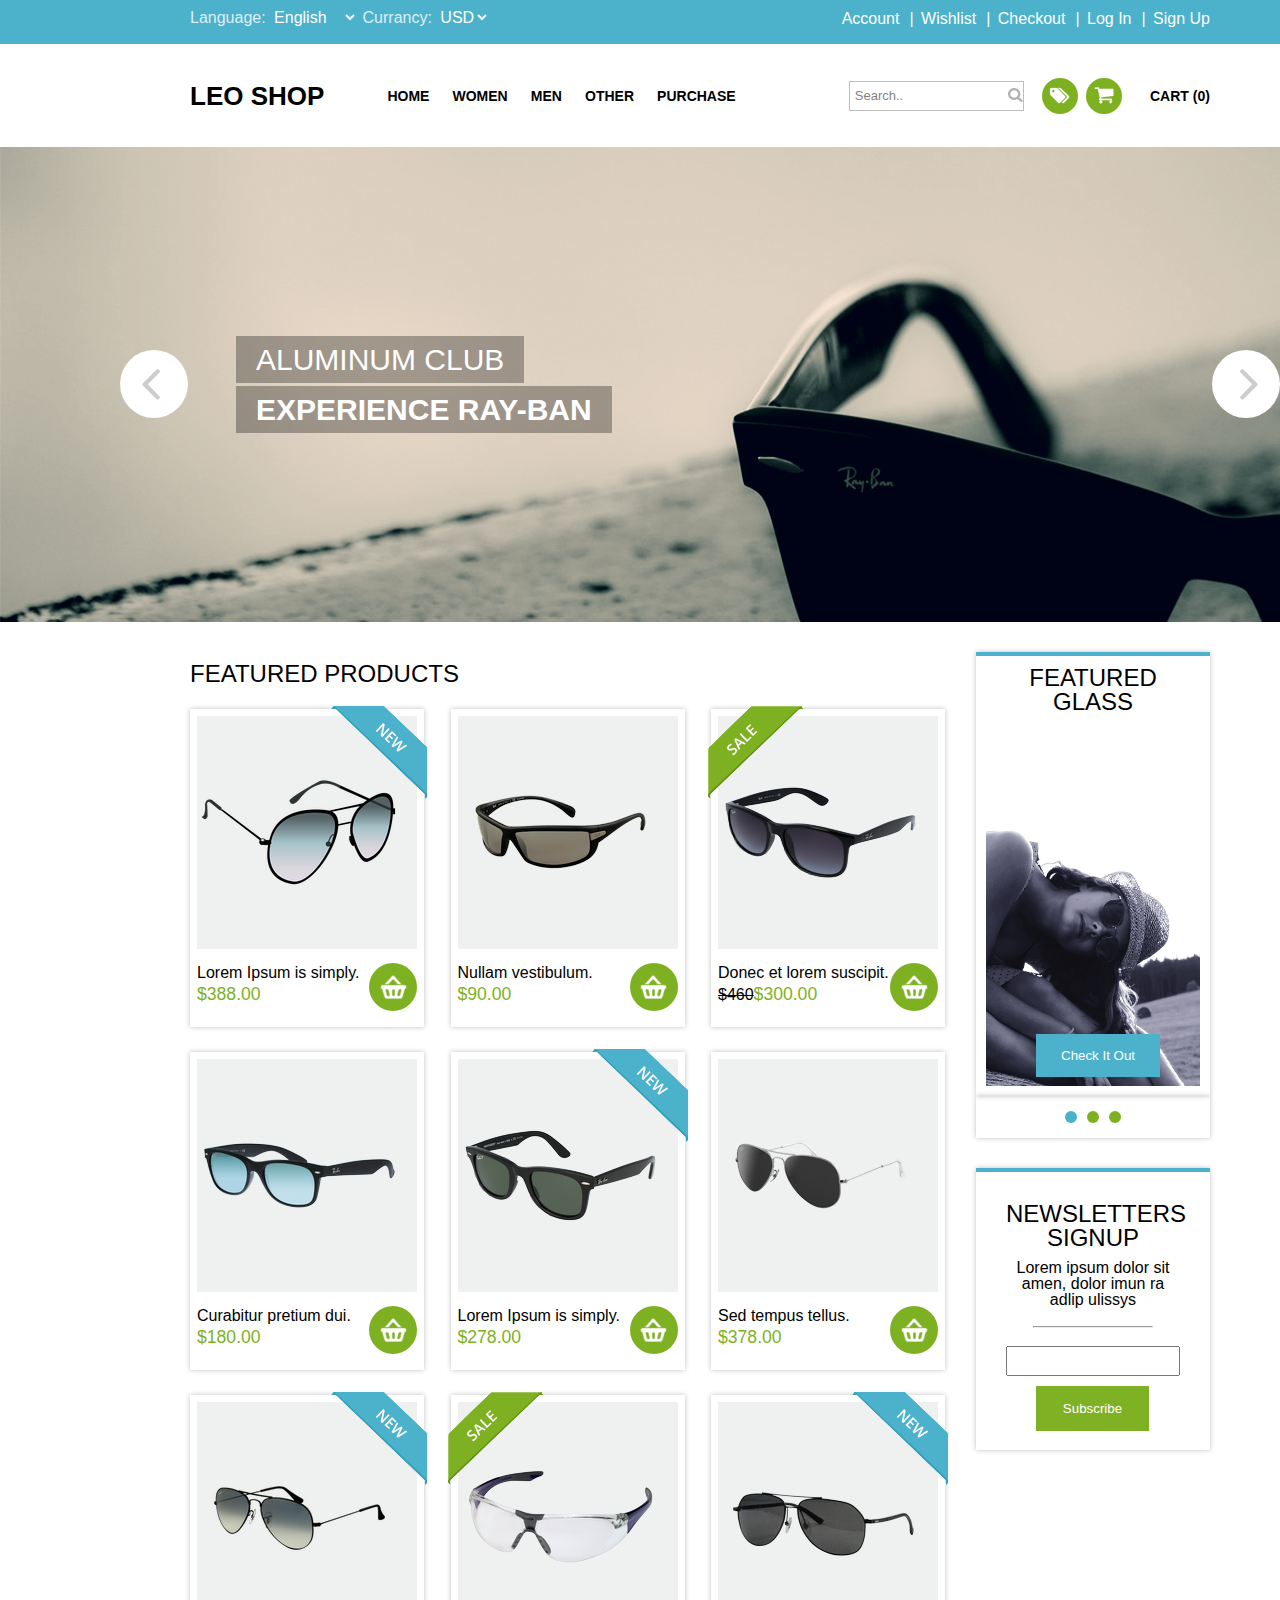
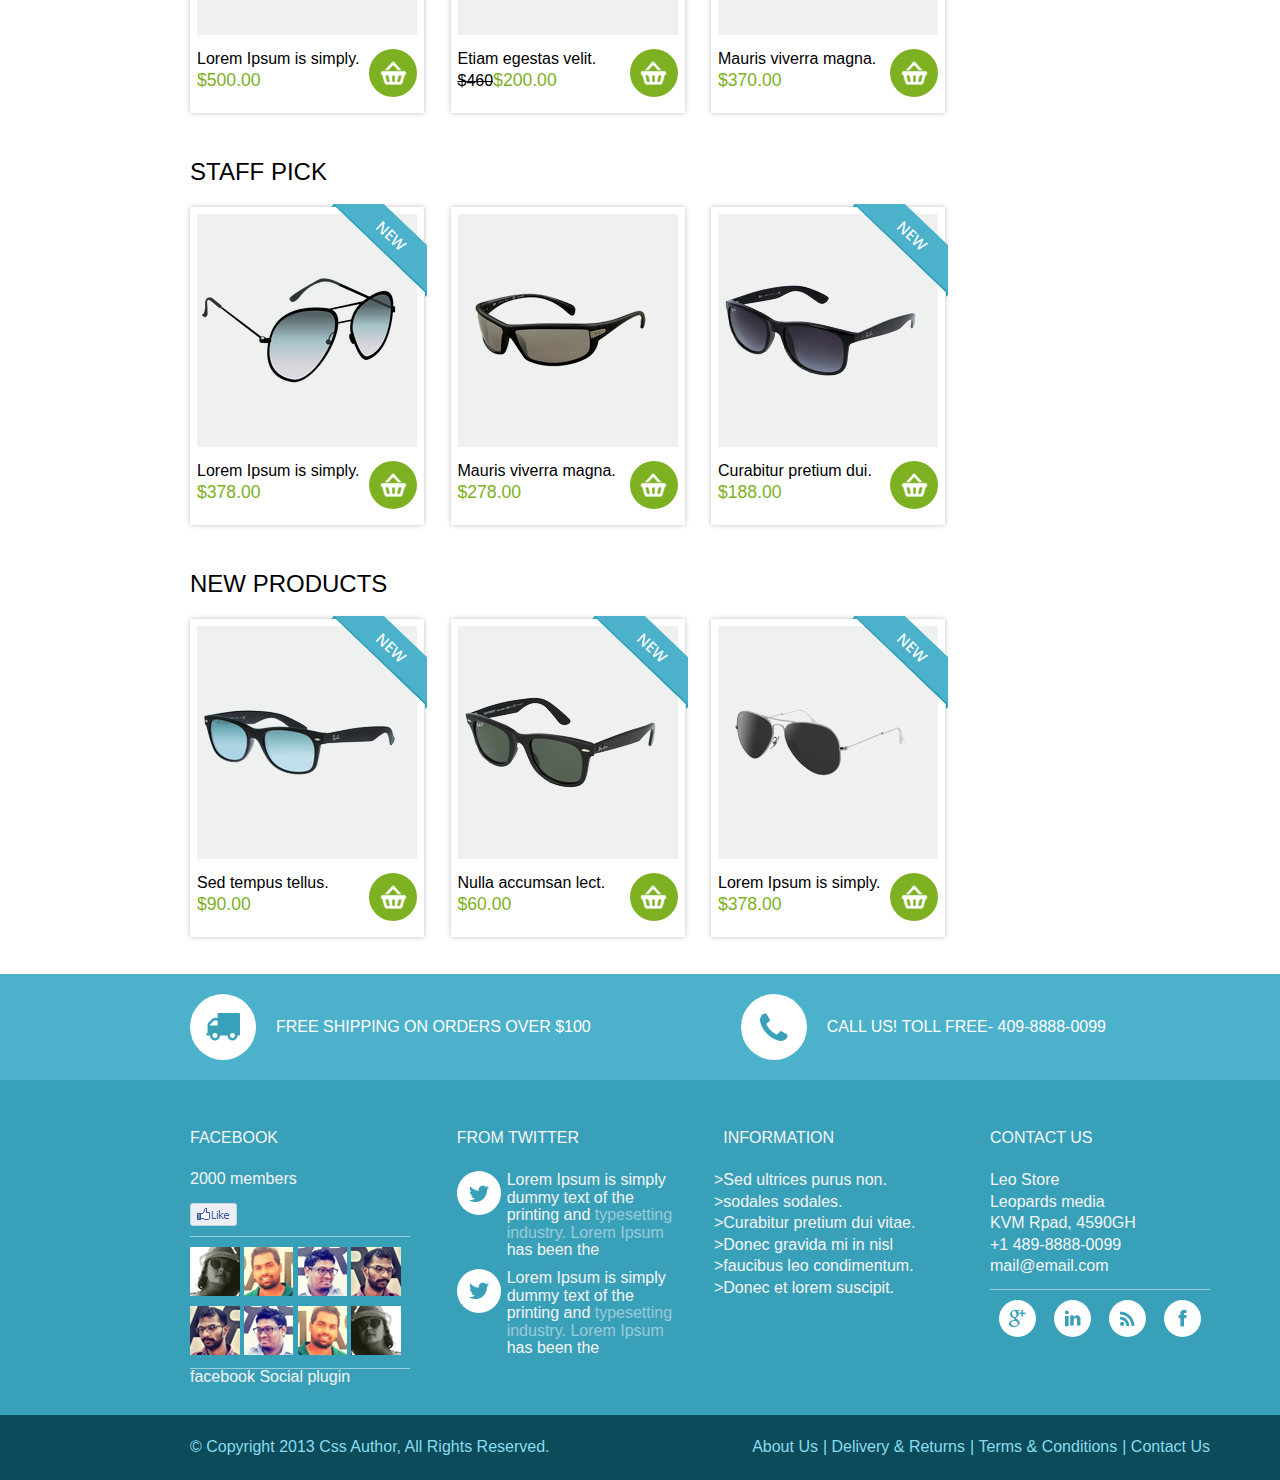
<file: glasses shop in html 5 css 3/index2.html>
<!DOCTYPE html>
<html lang="en">
<head>
    <meta charset="UTF-8">
    <meta http-equiv="X-UA-Compatible" content="IE=edge">
    <meta name="viewport" content="width=device-width, initial-scale=1.0">
    <link rel="stylesheet" href="main2.css">
    <title>Leo shop</title>
</head>
<body>
    <header>
        <div id="header-top">
            <p>
                <span>Language:</span>
                <select name="language" id="language">
                    <option value="English">English</option>
                    <option value="Ukrainian">Ukrainian</option>
                </select>
                <span>Currancy:</span>
                <select name="currancy" id="currancy">
                    <option value="USD">USD</option>
                    <option value="UAH">UAH</option>
                </select>
            </p>
            <p><a href="#">Account</a>
                <a href="#">Wishlist</a>
                <a href="#">Checkout</a>
                <a href="#">Log In</a>
                <a href="#">Sign Up</a></p>
        </div>
        <div id="header-bottom">
            <div id="leo-shop"><a href="#">Leo shop</a></div>
            <div id="home"><a href="#">Home</a></div>
            <div id="women"><a href="#">Women</a></div>
            <div id="men"><a href="#">Men</a></div>
            <div id="other"><a href="#">Other</a></div>
            <div id="purchase"><a href="#">Purchase</a></div>
            <div id="search">
                <p>Search..</p>
                <a href="#"><img src="image2/search.png" alt="search"></a>
            </div>
            <a href="#"><div id="label-image"><img src="image2/label.png" alt="label"></div></a>
            <a href="#"><div id="cart-image"><img src="image2/cart.png" alt="cart"></div></a>
            <div id="cart">Cart (0)</div>
        </div>
    </header>
    <section id="banner">
        <div id="left-arrow"></div>
        <div id="right-arrow"></div>
        <div id="aluminum-club"><p>aluminum club</p></div>
        <div id="experience-ray-ban"><p>experience ray-ban</p></div>
    </section>
    <section>
        <section id="all-glasses">
            <div class="item-title">featured products</div>
            <div id="featured-products">
                <div id="glasses1">
                    <div class="item">
                        <img class="new" src="image2/new2.png" alt="new">
                        <img src="image2/item1.png" alt="glasses1">
                    </div>
                    <div class="value"><p class="descrition">Lorem Ipsum is simply.</p>
                    <p class="price">$388.00</p></div>
                    <a href="#"><div class="basket"><img class="basket-image" src="image2/basket.png" alt="basket"></div></a>
                </div>
                <div id="glasses2">
                    <div class="item">
                        <img src="image2/item2.png" alt="glasses2">
                    </div>
                    <div class="value"><p class="descrition">Nullam vestibulum.</p>
                    <p class="price">$90.00</p></div>
                    <a href="#"><div class="basket"><img class="basket-image" src="image2/basket.png" alt="basket"></div></a>
                </div>
                <div id="glasses3">
                    <div class="item">
                        <img class="sale" src="image2/sale2.png" alt="sale">
                        <img src="image2/item3.png" alt="glasses3">
                    </div>
                    <div class="value"><p class="descrition">Donec et lorem suscipit.</p>
                    <p class="price"><span class="old-price">$460</span>$300.00</p></div>
                    <a href="#"><div class="basket"><img class="basket-image" src="image2/basket.png" alt="basket"></div></a>
                </div>
                <div id="glasses4">
                    <div class="item">
                        <img src="image2/item4.png" alt="glasses4">
                    </div>
                    <div class="value"><p class="descrition">Curabitur pretium dui.</p>
                    <p class="price">$180.00</p></div>
                    <a href="#"><div class="basket"><img class="basket-image" src="image2/basket.png" alt="basket"></div></a>
                </div>
                <div id="glasses5">
                    <div class="item">
                        <img class="new" src="image2/new2.png" alt="new">
                        <img src="image2/item5.png" alt="glasses5">
                    </div>
                    <div class="value"><p class="descrition">Lorem Ipsum is simply.</p>
                    <p class="price">$278.00</p></div>
                    <a href="#"><div class="basket"><img class="basket-image" src="image2/basket.png" alt="basket"></div></a>
                </div>
                <div id="glasses6">
                    <div class="item">
                        <img src="image2/item6.png" alt="glasses6">
                    </div>
                    <div class="value"><p class="descrition">Sed tempus tellus.</p>
                    <p class="price">$378.00</p></div>
                    <a href="#"><div class="basket"><img class="basket-image" src="image2/basket.png" alt="basket"></div></a>
                </div>
                <div id="glasses7">
                    <div class="item">
                        <img class="new" src="image2/new2.png" alt="new">
                        <img src="image2/item7.png" alt="glasses7">
                    </div>
                    <div class="value"><p class="descrition">Lorem Ipsum is simply.</p>
                    <p class="price">$500.00</p></div>
                    <a href="#"><div class="basket"><img class="basket-image" src="image2/basket.png" alt="basket"></div></a>
                </div>
                <div id="glasses8">
                    <div class="item">
                        <img class="sale" src="image2/sale2.png" alt="sale">
                        <img src="image2/item8.png" alt="glasses8">
                    </div>
                    <div class="value"><p class="descrition">Etiam egestas velit.</p>
                    <p class="price"><span class="old-price">$460</span>$200.00</p></div>
                    <a href="#"><div class="basket"><img class="basket-image" src="image2/basket.png" alt="basket"></div></a>
                </div>
                <div id="glasses9">
                    <div class="item">
                        <img class="new" src="image2/new2.png" alt="new">
                        <img src="image2/item9.png" alt="glasses9">
                    </div>
                    <div class="value"><p class="descrition">Mauris viverra magna.</p>
                    <p class="price">$370.00</p></div>
                    <a href="#"><div class="basket"><img class="basket-image" src="image2/basket.png" alt="basket"></div></a>
                </div>
            </div>
            <div class="item-title">staff pick</div>
            <div id="staff-pick">
                <div id="glasses10">
                    <div class="item">
                        <img class="new" src="image2/new2.png" alt="new">
                        <img src="image2/item1.png" alt="glasses1">
                    </div>
                    <div class="value"><p class="descrition">Lorem Ipsum is simply.</p>
                    <p class="price">$378.00</p></div>
                    <a href="#"><div class="basket"><img class="basket-image" src="image2/basket.png" alt="basket"></div></a>
                </div>
                <div id="glasses11">
                    <div class="item">
                        <img src="image2/item2.png" alt="glasses2">
                    </div>
                    <div class="value"><p class="descrition">Mauris viverra magna.</p>
                    <p class="price">$278.00</p></div>
                    <a href="#"><div class="basket"><img class="basket-image" src="image2/basket.png" alt="basket"></div></a>
                </div>
                <div id="glasses12">
                    <div class="item">
                        <img class="new" src="image2/new2.png" alt="new">
                        <img src="image2/item3.png" alt="glasses3">
                    </div>
                    <div class="value"><p class="descrition">Curabitur pretium dui.</p>
                    <p class="price">$188.00</p></div>
                    <a href="#"><div class="basket"><img class="basket-image" src="image2/basket.png" alt="basket"></div></a>
                </div>
            </div>
            <div class="item-title">new products</div>
            <div id="new-products">
                <div id="glasses13">
                    <div class="item">
                        <img class="new" src="image2/new2.png" alt="new">
                        <img src="image2/item4.png" alt="glasses4">
                    </div>
                    <div class="value"><p class="descrition">Sed tempus tellus.</p>
                    <p class="price">$90.00</p></div>
                    <a href="#"><div class="basket"><img class="basket-image" src="image2/basket.png" alt="basket"></div></a>
                </div>
                <div id="glasses14">
                    <div class="item">
                        <img class="new" src="image2/new2.png" alt="new">
                        <img src="image2/item5.png" alt="glasses5">
                    </div>
                    <div class="value"><p class="descrition">Nulla accumsan lect.</p>
                    <p class="price">$60.00</p></div>
                    <a href="#"><div class="basket"><img class="basket-image" src="image2/basket.png" alt="basket"></div></a>
                </div>
                <div id="glasses15">
                    <div class="item">
                        <img class="new" src="image2/new2.png" alt="new">
                        <img src="image2/item6.png" alt="glasses6">
                    </div>
                    <div class="value"><p class="descrition">Lorem Ipsum is simply.</p>
                    <p class="price">$378.00</p></div>
                    <a href="#"><div class="basket"><img class="basket-image" src="image2/basket.png" alt="basket"></div></a>
                </div>
            </div>
        </section>
        <aside>
            <div id="aside1">
                <div id="adv">
                    <div class="aside-title">featured<br>glass</div>
                    <button class="aside-button">check it out</button>
                </div>
            </div>
            <div id="aside2">
                <div class="circle"></div>
                <div class="circle"></div>
                <div class="circle"></div>
            </div>
            <div id="aside3">
                <div class="aside-title">newsletters 
                    signup</div>
                <div class="aside-text">Lorem ipsum dolor sit amen, dolor imun ra adlip 
                    ulissys</div>
                <div><hr></div>
                <div id="form"><form><input type="text"></form></div>
                <button class="aside-button">subscribe</button>
            </div>
        </aside>
    </section>
    <footer>
        <div id="footer1">
            <div class="footer1-image"></div>
            <div>Free shipping on orders over $100</div>
            <div class="footer1-image"></div>
            <div>Call us! Toll free- 409-8888-0099</div>
        </div>
        <div id="footer2">
            <div class="footer2-cell">
                <div class="footer2-title">Facebook</div>
                <div>2000 members</div>
                <br>
                <a href="#"><div><img src="image2/like.png" alt="like"></div></a>
                <div id="members">
                    <img src="image2/girl-right.png" alt="girl-right">
                    <img src="image2/man1-left.png" alt="man1-left">
                    <img src="image2/man2-right.png" alt="man2-right">
                    <img src="image2/man3-right.png" alt="man3-right">
                    <img src="image2/man3-left.png" alt="man3-left">
                    <img src="image2/man2-left.png" alt="man2-left">
                    <img src="image2/man1-right.png" alt="man1-right">
                    <img src="image2/girl-left.png" alt="girl-left">
                </div>
                <div>facebook Social plugin</div>
            </div>
            <div class="footer2-cell">
                <div class="footer2-title">From twitter</div>
                <div class="twitter">
                    <div class="twitter-image"></div>
                    <div class="twitter-text">Lorem Ipsum is simply dummy text of the printing and <span>typesetting industry. Lorem Ipsum</span> has been the</div>
                </div>
                <div class="twitter">
                    <div class="twitter-image"></div>
                    <div class="twitter-text">Lorem Ipsum is simply dummy text of the printing and <span>typesetting industry. Lorem Ipsum</span> has been the</div>
                </div>
            </div>
            <div class="footer2-cell">
                <div class="footer2-title">Information</div>
                <div>
                    <ul id="information">
                        <li>Sed ultrices purus non.</li>
                        <li>sodales sodales.</li>
                        <li>Curabitur pretium dui vitae.</li>
                        <li>Donec gravida mi in nisl </li>
                        <li>faucibus leo condimentum.</li>
                        <li>Donec et lorem suscipit.</li>
                    </ul>
                </div>
            </div>
            <div class="footer2-cell">
                <div class="footer2-title">Contact us</div>
                <div>
                    <ul id="contact">
                        <li>Leo Store</li>
                        <li>Leopards media</li>
                        <li>KVM Rpad, 4590GH</li>
                        <li><a href="tel:+148988880099">+1 489-8888-0099</a></li>
                        <li><a href="mailto:mail@email.com">mail@email.com</a></li>
                    </ul>
                </div>
                <div id="social">
                    <a href="#"><div></div></a>
                    <a href="#"><div></div></a>
                    <a href="#"><div></div></a>
                    <a href="#"><div></div></a>
                </div>
            </div>
        </div>
        <div id="footer3">
            <div>© Copyright 2013 Css Author, All Rights Reserved.</div>
            <ul>
                <li><a href="#">About Us</a></li>
                <li><a href="#">Delivery & Returns</a></li>
                <li><a href="#">Terms & Conditions</a></li>
                <li><a href="mailto:mail@email.com">Contact Us</a></li>
            </ul>
        </div>
    </footer>
</body>
</html>
</file>
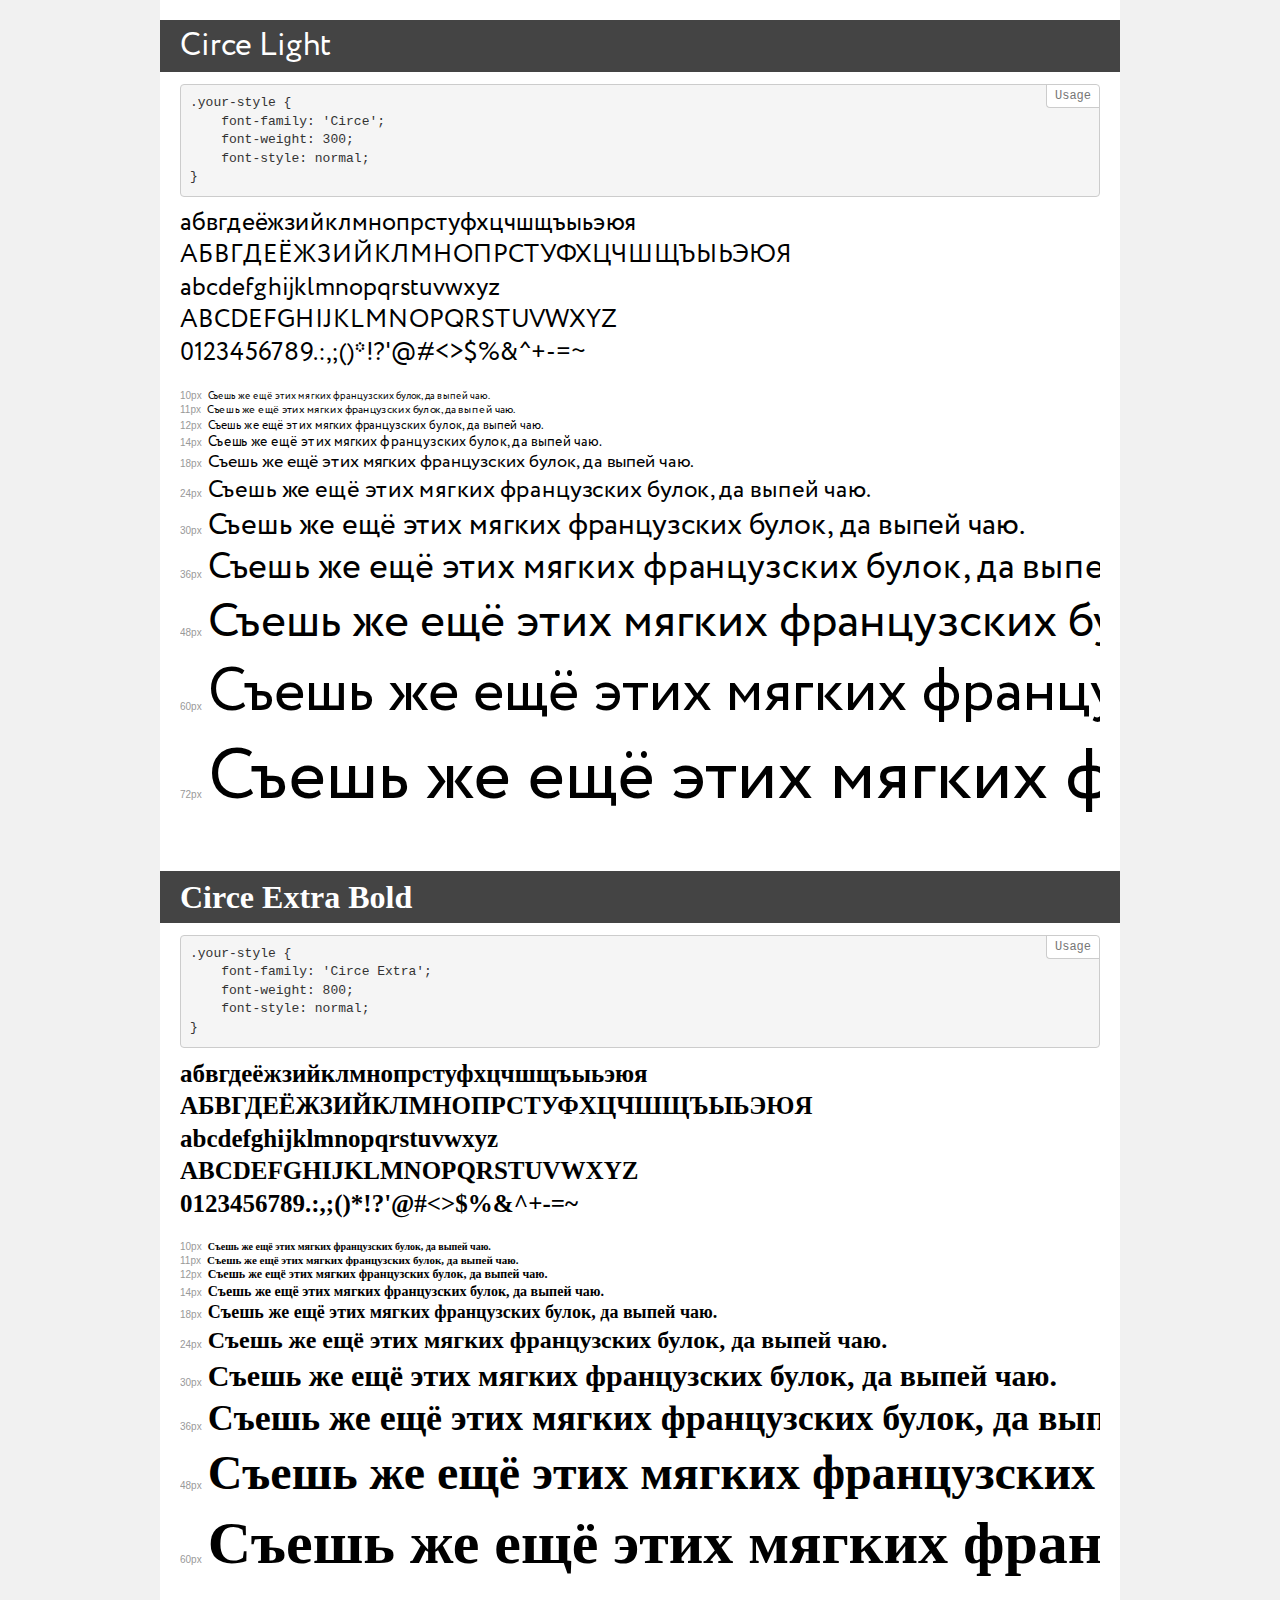
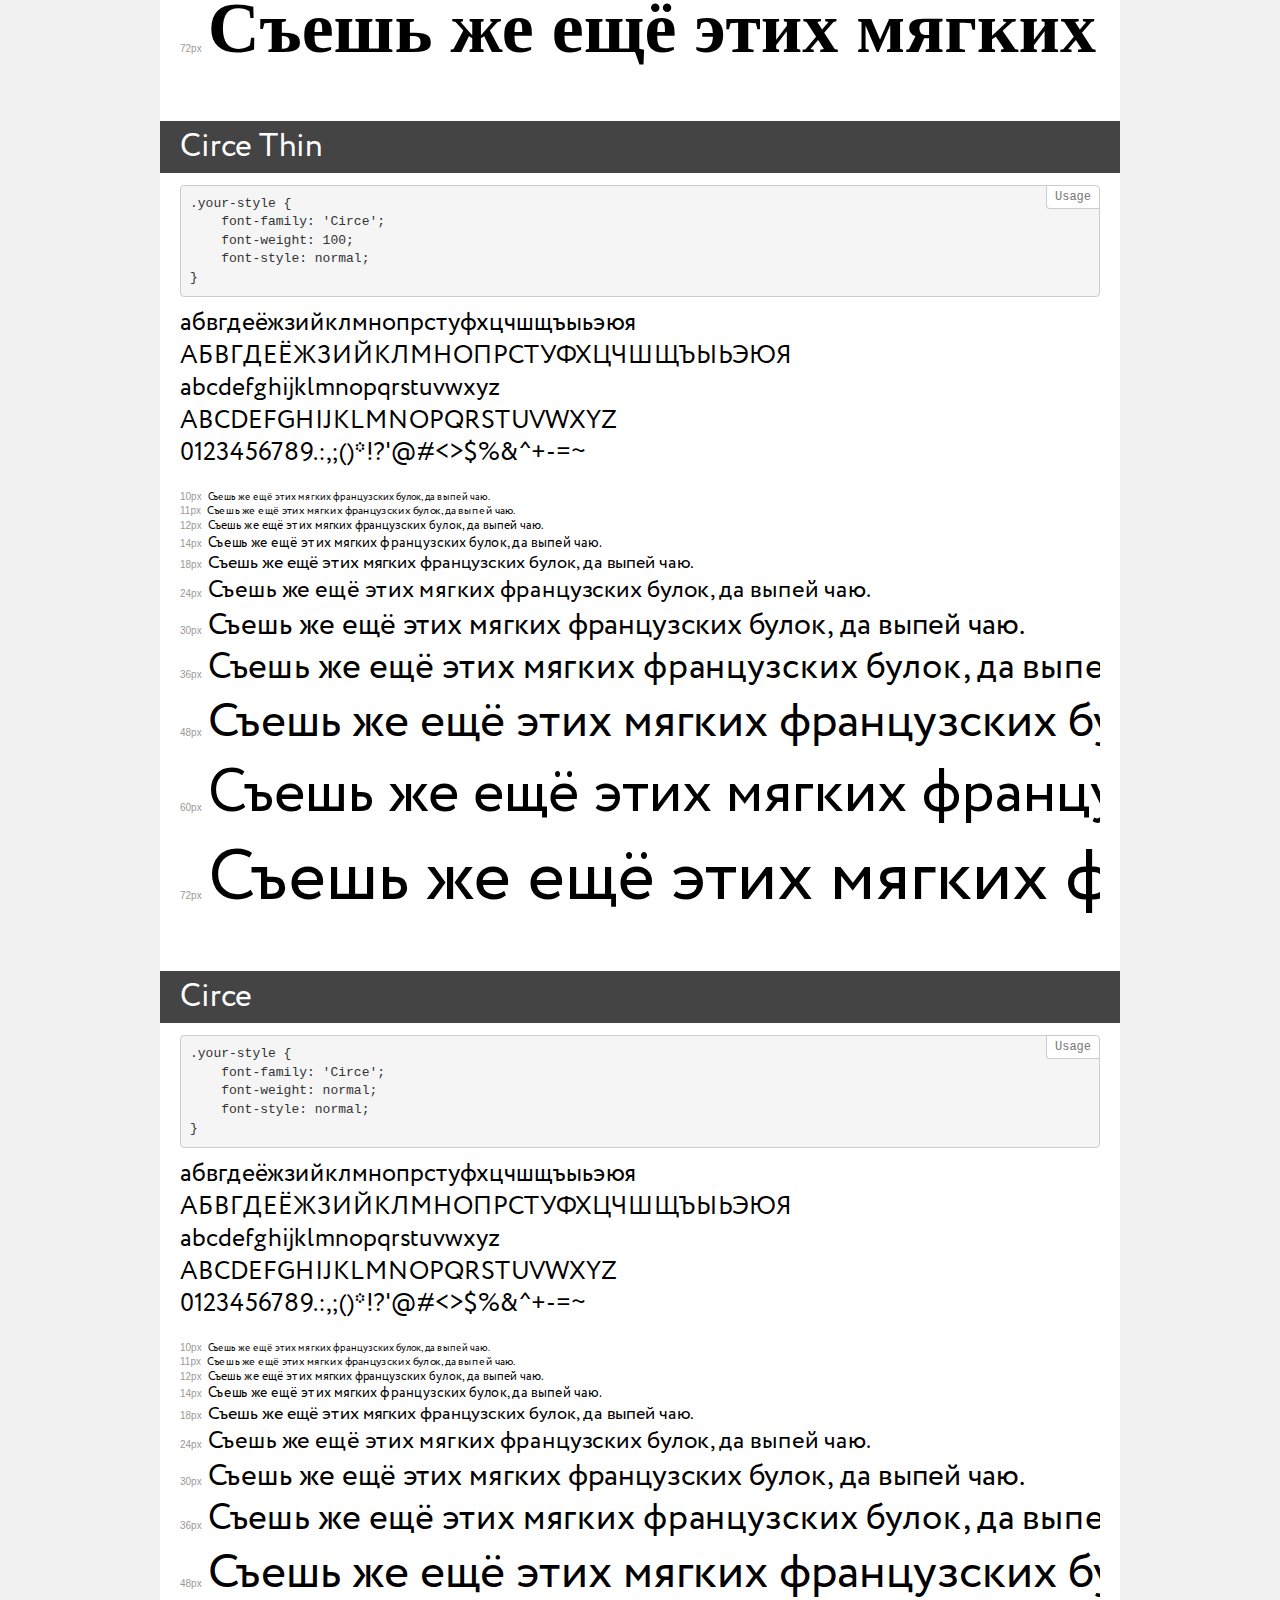
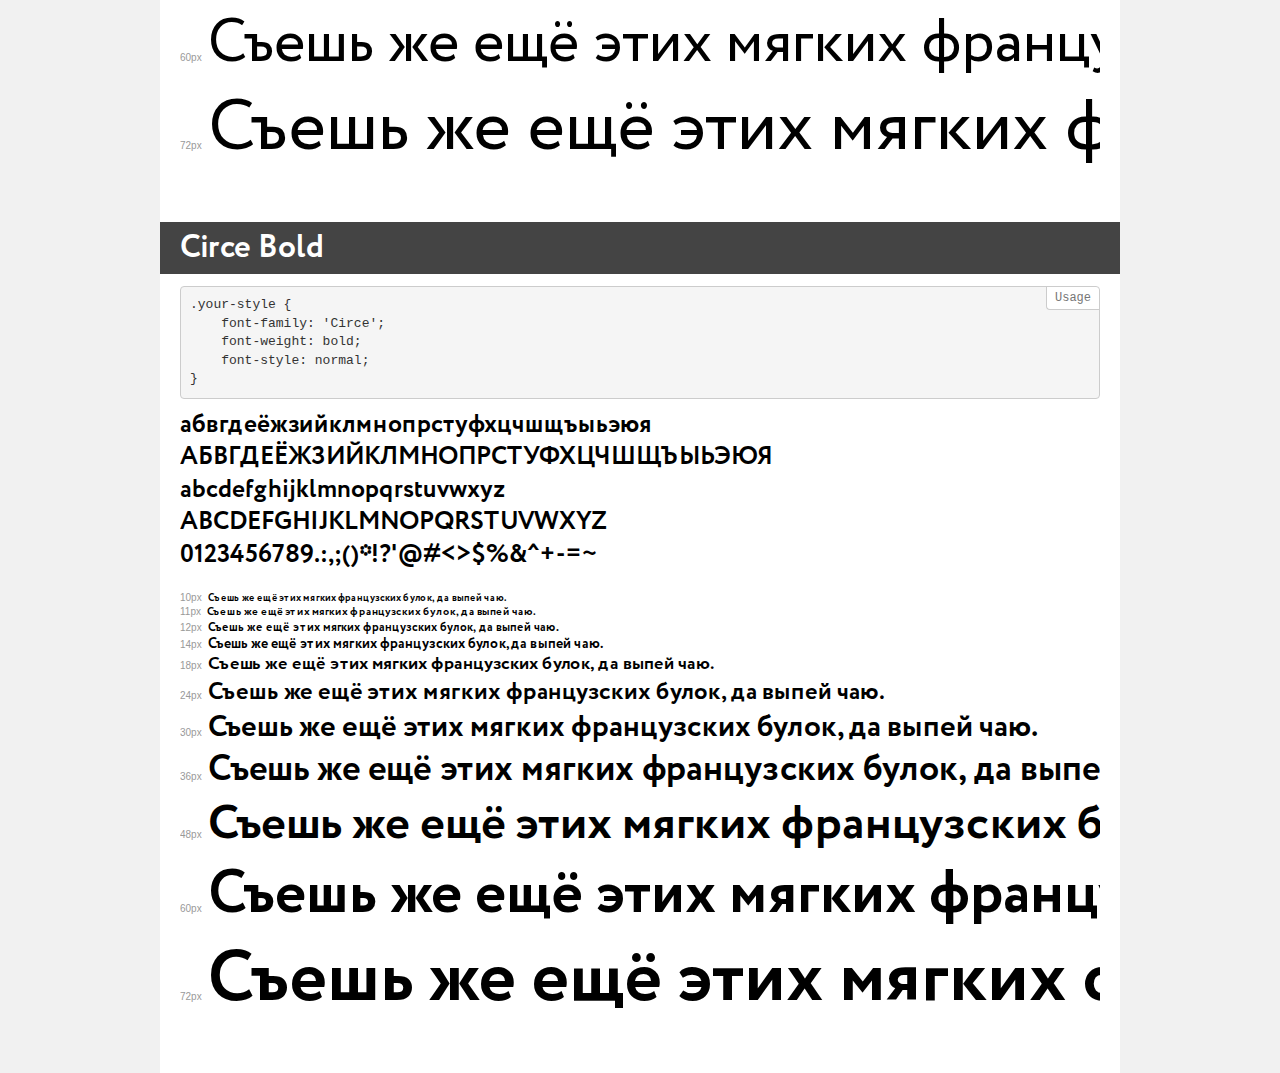
<file: site with tools in html 5 css 3/fonts/Circe/demo.html>
<!DOCTYPE html>
<html>
<head>
    <meta charset="utf-8">
    <meta http-equiv="X-UA-Compatible" content="IE=edge">
    <meta name="viewport" content="width=device-width, initial-scale=1">
    <meta name="robots" content="noindex, noarchive">
    <meta name="format-detection" content="telephone=no">
    <title>Transfonter demo</title>
    <link href="stylesheet.css" rel="stylesheet">
    <style>
        /*
        http://meyerweb.com/eric/tools/css/reset/
        v2.0 | 20110126
        License: none (public domain)
        */
        html, body, div, span, applet, object, iframe,
        h1, h2, h3, h4, h5, h6, p, blockquote, pre,
        a, abbr, acronym, address, big, cite, code,
        del, dfn, em, img, ins, kbd, q, s, samp,
        small, strike, strong, sub, sup, tt, var,
        b, u, i, center,
        dl, dt, dd, ol, ul, li,
        fieldset, form, label, legend,
        table, caption, tbody, tfoot, thead, tr, th, td,
        article, aside, canvas, details, embed,
        figure, figcaption, footer, header, hgroup,
        menu, nav, output, ruby, section, summary,
        time, mark, audio, video {
            margin: 0;
            padding: 0;
            border: 0;
            font-size: 100%;
            font: inherit;
            vertical-align: baseline;
        }
        /* HTML5 display-role reset for older browsers */
        article, aside, details, figcaption, figure,
        footer, header, hgroup, menu, nav, section {
            display: block;
        }
        body {
            line-height: 1;
        }
        ol, ul {
            list-style: none;
        }
        blockquote, q {
            quotes: none;
        }
        blockquote:before, blockquote:after,
        q:before, q:after {
            content: '';
            content: none;
        }
        table {
            border-collapse: collapse;
            border-spacing: 0;
        }
        /* common styles */
        body {
            background: #f1f1f1;
            color: #000;
        }
        .page {
            background: #fff;
            width: 920px;
            margin: 0 auto;
            padding: 20px 20px 0 20px;
            overflow: hidden;
        }
        .font-container {
            overflow-x: auto;
            overflow-y: hidden;
            margin-bottom: 40px;
            line-height: 1.3;
            white-space: nowrap;
            padding-bottom: 5px;
        }
        h1 {
            position: relative;
            background: #444;
            font-size: 32px;
            color: #fff;
            padding: 10px 20px;
            margin: 0 -20px 12px -20px;
        }
        .letters {
            font-size: 25px;
            margin-bottom: 20px;
        }
        .s10:before {
            content: '10px';
        }
        .s11:before {
            content: '11px';
        }
        .s12:before {
            content: '12px';
        }
        .s14:before {
            content: '14px';
        }
        .s18:before {
            content: '18px';
        }
        .s24:before {
            content: '24px';
        }
        .s30:before {
            content: '30px';
        }
        .s36:before {
            content: '36px';
        }
        .s48:before {
            content: '48px';
        }
        .s60:before {
            content: '60px';
        }
        .s72:before {
            content: '72px';
        }
        .s10:before, .s11:before, .s12:before, .s14:before,
        .s18:before, .s24:before, .s30:before, .s36:before,
        .s48:before, .s60:before, .s72:before {
            font-family: Arial, sans-serif;
            font-size: 10px;
            font-weight: normal;
            font-style: normal;
            color: #999;
            padding-right: 6px;
        }
        pre {
            display: block;
            position: relative;
            padding: 9px;
            margin: 0 0 10px;
            font-family: Monaco, Menlo, Consolas, "Courier New", monospace !important;
            font-size: 13px;
            line-height: 1.428571429;
            color: #333;
            font-weight: normal !important;
            font-style: normal !important;
            background-color: #f5f5f5;
            border: 1px solid #ccc;
            overflow-x: auto;
            border-radius: 4px;
        }
        pre:after {
            display: block;
            position: absolute;
            right: 0;
            top: 0;
            content: 'Usage';
            line-height: 1;
            padding: 5px 8px;
            font-size: 12px;
            color: #767676;
            background-color: #fff;
            border: 1px solid #ccc;
            border-right: none;
            border-top: none;
            border-radius: 0 4px 0 4px;
            z-index: 10;
        }
        /* responsive */
        @media (max-width: 959px) {
            .page {
                width: auto;
                margin: 0;
            }
        }
    </style>
</head>
<body>
<div class="page">
    <div class="demo" style="font-family: 'Circe'; font-weight: 300; font-style: normal;">
        <h1>Circe Light</h1>
        <pre>.your-style {
    font-family: 'Circe';
    font-weight: 300;
    font-style: normal;
}</pre>
        <div class="font-container">
            <p class="letters">
                абвгдеёжзийклмнопрстуфхцчшщъыьэюя<br>
АБВГДЕЁЖЗИЙКЛМНОПРСТУФХЦЧШЩЪЫЬЭЮЯ<br>
abcdefghijklmnopqrstuvwxyz<br>
ABCDEFGHIJKLMNOPQRSTUVWXYZ<br>
                0123456789.:,;()*!?'@#<>$%&^+-=~
            </p>
            <p class="s10" style="font-size: 10px;">Съешь же ещё этих мягких французских булок, да выпей чаю.</p>
            <p class="s11" style="font-size: 11px;">Съешь же ещё этих мягких французских булок, да выпей чаю.</p>
            <p class="s12" style="font-size: 12px;">Съешь же ещё этих мягких французских булок, да выпей чаю.</p>
            <p class="s14" style="font-size: 14px;">Съешь же ещё этих мягких французских булок, да выпей чаю.</p>
            <p class="s18" style="font-size: 18px;">Съешь же ещё этих мягких французских булок, да выпей чаю.</p>
            <p class="s24" style="font-size: 24px;">Съешь же ещё этих мягких французских булок, да выпей чаю.</p>
            <p class="s30" style="font-size: 30px;">Съешь же ещё этих мягких французских булок, да выпей чаю.</p>
            <p class="s36" style="font-size: 36px;">Съешь же ещё этих мягких французских булок, да выпей чаю.</p>
            <p class="s48" style="font-size: 48px;">Съешь же ещё этих мягких французских булок, да выпей чаю.</p>
            <p class="s60" style="font-size: 60px;">Съешь же ещё этих мягких французских булок, да выпей чаю.</p>
            <p class="s72" style="font-size: 72px;">Съешь же ещё этих мягких французских булок, да выпей чаю.</p>
        </div>
    </div>
    <div class="demo" style="font-family: 'Circe Extra'; font-weight: 800; font-style: normal;">
        <h1>Circe Extra Bold</h1>
        <pre>.your-style {
    font-family: 'Circe Extra';
    font-weight: 800;
    font-style: normal;
}</pre>
        <div class="font-container">
            <p class="letters">
                абвгдеёжзийклмнопрстуфхцчшщъыьэюя<br>
АБВГДЕЁЖЗИЙКЛМНОПРСТУФХЦЧШЩЪЫЬЭЮЯ<br>
abcdefghijklmnopqrstuvwxyz<br>
ABCDEFGHIJKLMNOPQRSTUVWXYZ<br>
                0123456789.:,;()*!?'@#<>$%&^+-=~
            </p>
            <p class="s10" style="font-size: 10px;">Съешь же ещё этих мягких французских булок, да выпей чаю.</p>
            <p class="s11" style="font-size: 11px;">Съешь же ещё этих мягких французских булок, да выпей чаю.</p>
            <p class="s12" style="font-size: 12px;">Съешь же ещё этих мягких французских булок, да выпей чаю.</p>
            <p class="s14" style="font-size: 14px;">Съешь же ещё этих мягких французских булок, да выпей чаю.</p>
            <p class="s18" style="font-size: 18px;">Съешь же ещё этих мягких французских булок, да выпей чаю.</p>
            <p class="s24" style="font-size: 24px;">Съешь же ещё этих мягких французских булок, да выпей чаю.</p>
            <p class="s30" style="font-size: 30px;">Съешь же ещё этих мягких французских булок, да выпей чаю.</p>
            <p class="s36" style="font-size: 36px;">Съешь же ещё этих мягких французских булок, да выпей чаю.</p>
            <p class="s48" style="font-size: 48px;">Съешь же ещё этих мягких французских булок, да выпей чаю.</p>
            <p class="s60" style="font-size: 60px;">Съешь же ещё этих мягких французских булок, да выпей чаю.</p>
            <p class="s72" style="font-size: 72px;">Съешь же ещё этих мягких французских булок, да выпей чаю.</p>
        </div>
    </div>
    <div class="demo" style="font-family: 'Circe'; font-weight: 100; font-style: normal;">
        <h1>Circe Thin</h1>
        <pre>.your-style {
    font-family: 'Circe';
    font-weight: 100;
    font-style: normal;
}</pre>
        <div class="font-container">
            <p class="letters">
                абвгдеёжзийклмнопрстуфхцчшщъыьэюя<br>
АБВГДЕЁЖЗИЙКЛМНОПРСТУФХЦЧШЩЪЫЬЭЮЯ<br>
abcdefghijklmnopqrstuvwxyz<br>
ABCDEFGHIJKLMNOPQRSTUVWXYZ<br>
                0123456789.:,;()*!?'@#<>$%&^+-=~
            </p>
            <p class="s10" style="font-size: 10px;">Съешь же ещё этих мягких французских булок, да выпей чаю.</p>
            <p class="s11" style="font-size: 11px;">Съешь же ещё этих мягких французских булок, да выпей чаю.</p>
            <p class="s12" style="font-size: 12px;">Съешь же ещё этих мягких французских булок, да выпей чаю.</p>
            <p class="s14" style="font-size: 14px;">Съешь же ещё этих мягких французских булок, да выпей чаю.</p>
            <p class="s18" style="font-size: 18px;">Съешь же ещё этих мягких французских булок, да выпей чаю.</p>
            <p class="s24" style="font-size: 24px;">Съешь же ещё этих мягких французских булок, да выпей чаю.</p>
            <p class="s30" style="font-size: 30px;">Съешь же ещё этих мягких французских булок, да выпей чаю.</p>
            <p class="s36" style="font-size: 36px;">Съешь же ещё этих мягких французских булок, да выпей чаю.</p>
            <p class="s48" style="font-size: 48px;">Съешь же ещё этих мягких французских булок, да выпей чаю.</p>
            <p class="s60" style="font-size: 60px;">Съешь же ещё этих мягких французских булок, да выпей чаю.</p>
            <p class="s72" style="font-size: 72px;">Съешь же ещё этих мягких французских булок, да выпей чаю.</p>
        </div>
    </div>
    <div class="demo" style="font-family: 'Circe'; font-weight: normal; font-style: normal;">
        <h1>Circe</h1>
        <pre>.your-style {
    font-family: 'Circe';
    font-weight: normal;
    font-style: normal;
}</pre>
        <div class="font-container">
            <p class="letters">
                абвгдеёжзийклмнопрстуфхцчшщъыьэюя<br>
АБВГДЕЁЖЗИЙКЛМНОПРСТУФХЦЧШЩЪЫЬЭЮЯ<br>
abcdefghijklmnopqrstuvwxyz<br>
ABCDEFGHIJKLMNOPQRSTUVWXYZ<br>
                0123456789.:,;()*!?'@#<>$%&^+-=~
            </p>
            <p class="s10" style="font-size: 10px;">Съешь же ещё этих мягких французских булок, да выпей чаю.</p>
            <p class="s11" style="font-size: 11px;">Съешь же ещё этих мягких французских булок, да выпей чаю.</p>
            <p class="s12" style="font-size: 12px;">Съешь же ещё этих мягких французских булок, да выпей чаю.</p>
            <p class="s14" style="font-size: 14px;">Съешь же ещё этих мягких французских булок, да выпей чаю.</p>
            <p class="s18" style="font-size: 18px;">Съешь же ещё этих мягких французских булок, да выпей чаю.</p>
            <p class="s24" style="font-size: 24px;">Съешь же ещё этих мягких французских булок, да выпей чаю.</p>
            <p class="s30" style="font-size: 30px;">Съешь же ещё этих мягких французских булок, да выпей чаю.</p>
            <p class="s36" style="font-size: 36px;">Съешь же ещё этих мягких французских булок, да выпей чаю.</p>
            <p class="s48" style="font-size: 48px;">Съешь же ещё этих мягких французских булок, да выпей чаю.</p>
            <p class="s60" style="font-size: 60px;">Съешь же ещё этих мягких французских булок, да выпей чаю.</p>
            <p class="s72" style="font-size: 72px;">Съешь же ещё этих мягких французских булок, да выпей чаю.</p>
        </div>
    </div>
    <div class="demo" style="font-family: 'Circe'; font-weight: bold; font-style: normal;">
        <h1>Circe Bold</h1>
        <pre>.your-style {
    font-family: 'Circe';
    font-weight: bold;
    font-style: normal;
}</pre>
        <div class="font-container">
            <p class="letters">
                абвгдеёжзийклмнопрстуфхцчшщъыьэюя<br>
АБВГДЕЁЖЗИЙКЛМНОПРСТУФХЦЧШЩЪЫЬЭЮЯ<br>
abcdefghijklmnopqrstuvwxyz<br>
ABCDEFGHIJKLMNOPQRSTUVWXYZ<br>
                0123456789.:,;()*!?'@#<>$%&^+-=~
            </p>
            <p class="s10" style="font-size: 10px;">Съешь же ещё этих мягких французских булок, да выпей чаю.</p>
            <p class="s11" style="font-size: 11px;">Съешь же ещё этих мягких французских булок, да выпей чаю.</p>
            <p class="s12" style="font-size: 12px;">Съешь же ещё этих мягких французских булок, да выпей чаю.</p>
            <p class="s14" style="font-size: 14px;">Съешь же ещё этих мягких французских булок, да выпей чаю.</p>
            <p class="s18" style="font-size: 18px;">Съешь же ещё этих мягких французских булок, да выпей чаю.</p>
            <p class="s24" style="font-size: 24px;">Съешь же ещё этих мягких французских булок, да выпей чаю.</p>
            <p class="s30" style="font-size: 30px;">Съешь же ещё этих мягких французских булок, да выпей чаю.</p>
            <p class="s36" style="font-size: 36px;">Съешь же ещё этих мягких французских булок, да выпей чаю.</p>
            <p class="s48" style="font-size: 48px;">Съешь же ещё этих мягких французских булок, да выпей чаю.</p>
            <p class="s60" style="font-size: 60px;">Съешь же ещё этих мягких французских булок, да выпей чаю.</p>
            <p class="s72" style="font-size: 72px;">Съешь же ещё этих мягких французских булок, да выпей чаю.</p>
        </div>
    </div>
</div>
</body>
</html>
</file>
<file: movie page in html 5 css 3/style.css>
* {
    padding: 0;
    margin: 0;
    box-sizing: border-box;
}

body {
    font-family: 'Roboto', sans-serif;
    font-size: 16px;
    background-color: #000000;
    color: #ffffff;
    overflow-x: hidden;
    min-width: 280px;
}

img {
    width: 100%;
    border-radius: 10px;
}

a {
    color: #fff;
    text-decoration: none;
}

a:hover {
    color: #FF5C00;
}

h2 {
    margin-bottom: 20px;
    font-weight: 900;
    font-size: 22px;
}

.container {
    width: 1100px;
    max-width: 100%;
    margin: 0 auto;
}

.wrapper {
    display: grid;
    grid-template-columns: 340px 530px 150px;
    grid-gap: 40px;
    padding-top: 80px;
    padding-bottom: 80px;
}

.title {
    font-size: 36px;
    font-weight: 900;
    margin-bottom: 10px;
    padding-top: 20px;
    line-height: 42px;
}

.subtitle {
    margin-bottom: 10px;
    opacity: 0.4;
    line-height: 19px;
    font-size: 16px;
    font-weight: 400;
}

.description {
    margin-bottom: 30px;
}

.mb-40 {
    margin-bottom: 40px;
}

.btn {
    background-color: #FF5C00;
    padding: 10px 30px;
    display: inline-block;
    font-weight: 500;
    font-size: 18px;
    line-height: 21px;
    border-radius: 100px;
    color: #fff !important;
    transition: all 200ms ease-in-out;
}

.btn:hover {
    background-color: #FF3D00;
}

.params {
    list-style-type: none;
}

.params li {
    margin-bottom: 15px;
    display: grid;
    grid-template-columns: 130px 1fr;
    grid-gap: 30px;
    width: 100%;
    font-size: 14px;
}

.tag {
    font-size: 12px;
    font-weight: 400;
    padding: 3px 5px;
    border-radius: 6px; 
    border: 1px solid #FFFFFF;
    display: inline-block;
    margin-top: -3px;
}

.text-muted {
    opacity: 0.4;
}

.rathing-main {
    display: block;
    margin-bottom: 10px;
    font-weight: 900;
    font-size: 36px;
    line-height: 42px;
    color: #44C916;
}

.rathing-counts {
    display: block;
    margin-bottom: 10px;
    line-height: 19px;
    opacity: 0.4;
}

.rathing-details {
    display: inline-block;
}

@media (max-width: 1024px) {
    .container {
        padding-left: 15px;
        padding-right: 15px;
    }

    .wrapper {
        grid-template-columns: 250px 1fr 150px;
        grid-gap: 30px;
    }
}

@media (max-width: 768px) {
    .wrapper {
        grid-template-columns: 1fr 150px;
        max-width: 520px;
        margin-left: auto;
        margin-right: auto;
    }

    .wrapper-col-3 {
        grid-row: 1 / 3;
        grid-column: 2;
    }
}

@media (max-width: 425px) {
    .wrapper {
        grid-template-columns: 1fr;
        max-width: 100%;
    }

    .wrapper-col-3 {
        grid-row: unset;
        grid-column: 1;
    }
}
</file>
<file: site with tools in html 5 css 3/fonts/Circe/stylesheet.css>
/* @font-face {
    font-family: 'Circe';
    src: url('Circe-Light.eot');
    src: local('Circe Light'), local('Circe-Light'),
        url('Circe-Light.eot?#iefix') format('embedded-opentype'),
        url('Circe-Light.woff2') format('woff2'),
        url('Circe-Light.woff') format('woff'),
        url('Circe-Light.ttf') format('truetype');
    font-weight: 300;
    font-style: normal;
} */

@font-face {
    font-family: 'Circe';
    src: url('Circe-ExtraBold.eot');
    src: local('Circe Extra Bold'), local('Circe-ExtraBold'),
        url('Circe-ExtraBold.eot?#iefix') format('embedded-opentype'),
        url('Circe-ExtraBold.woff2') format('woff2'),
        url('Circe-ExtraBold.woff') format('woff'),
        url('Circe-ExtraBold.ttf') format('truetype');
    font-weight: 800;
    font-style: normal;
}

/* @font-face {
    font-family: 'Circe';
    src: url('Circe-Thin.eot');
    src: local('Circe Thin'), local('Circe-Thin'),
        url('Circe-Thin.eot?#iefix') format('embedded-opentype'),
        url('Circe-Thin.woff2') format('woff2'),
        url('Circe-Thin.woff') format('woff'),
        url('Circe-Thin.ttf') format('truetype');
    font-weight: 100;
    font-style: normal;
} */

@font-face {
    font-family: 'Circe';
    src: url('Circe-Regular.eot');
    src: local('Circe'), local('Circe-Regular'),
        url('Circe-Regular.eot?#iefix') format('embedded-opentype'),
        url('Circe-Regular.woff2') format('woff2'),
        url('Circe-Regular.woff') format('woff'),
        url('Circe-Regular.ttf') format('truetype');
    font-weight: normal;
    font-style: normal;
}

@font-face {
    font-family: 'Circe';
    src: url('Circe-Bold.eot');
    src: local('Circe Bold'), local('Circe-Bold'),
        url('Circe-Bold.eot?#iefix') format('embedded-opentype'),
        url('Circe-Bold.woff2') format('woff2'),
        url('Circe-Bold.woff') format('woff'),
        url('Circe-Bold.ttf') format('truetype');
    font-weight: bold;
    font-style: normal;
}
</file>
<file: cars shop in html 5 css 3/main.css>
/* http://meyerweb.com/eric/tools/css/reset/ 2. v2.0 | 20110126
  License: none (public domain)
*/
html, body, div, span, applet, object, iframe,
h1, h2, h3, h4, h5, h6, p, blockquote, pre,
a, abbr, acronym, address, big, cite, code,
del, dfn, em, img, ins, kbd, q, s, samp,
small, strike, strong, sub, sup, tt, var,
b, u, i, center,
dl, dt, dd, ol, ul, li,
fieldset, form, label, legend,
table, caption, tbody, tfoot, thead, tr, th, td,
article, aside, canvas, details, embed,
figure, figcaption, footer, header, hgroup,
menu, nav, output, ruby, section, summary,
time, mark, audio, video {
  margin: 0;
  padding: 0;
  border: 0;
  font-size: 100%;
  font: inherit;
  vertical-align: baseline;
}
/* HTML5 display-role reset for older browsers */
article, aside, details, figcaption, figure,
footer, header, hgroup, menu, nav, section {
  display: block;
}
body {
  line-height: 1;
}
ol, ul {
  list-style: none;
}
blockquote, q {
  quotes: none;
}
blockquote:before, blockquote:after,
q:before, q:after {
  content: '';
  content: none;
}
table {
  border-collapse: collapse;
  border-spacing: 0;
}

*,
*:before,
*:after {
  -webkit-box-sizing: border-box;
  -moz-box-sizing: border-box;
  box-sizing: border-box;
}

/* ========================================================== */

/* ==============================================================
                            HEADER
============================================================== */

body {
    margin: 0;
    padding: 0;
    font-family: 'Segoe UI', Tahoma, Geneva, Verdana, sans-serif;
    padding-bottom: 150px;
}

a {
    text-decoration: none;
    color: inherit;
}

body > header {
    background-color: #131210;
    height: 150px;
    width: 100%;
    padding: 0 80px;
    display: flex;
    align-items: center;
    justify-content: space-between;
}

header p {
    white-space: nowrap;
}

main {
    height: 4565px;
    width: 100%;
}

.section1 {
    background-color: #131210;
    height: 1000px;
    width: 100%;
}

.section2 {
    height: 900px;
    width: 100%;
}

.section3 {
    height: 540px;
    background-color: rgba(19, 94, 197, 1);
    width: 100%;
}

.section4 {
    height: 1000px;
    width: 100%;
}

.section5 {
    height: 1125px;
    width: 100%;
}

.logo {
    float: left;
}

nav {
    float: right;
    color: white;
    font-size: 14px;
    display: flex;
    align-items: baseline;
    font-weight: bold;
}

.mail,
.phone {
    line-height: 1.6;
}

.mail p,
.phone p {
    display: inline-block;
    margin-right: 45px;
}


.mail img,
.phone img {
    margin-right: 10px;
    float: left;
}

.log-in {
    width: 125px;
    height: 56px;
    border-radius: 35px;
    background-color: white;
    color: #135EC5;
    text-transform: uppercase;
    text-align: center;
    line-height: 4;
}

/* ==============================================================
                            SECTION 1
============================================================== */

.section1 section {
    padding-top: 80px;
}

.background-text {
    text-transform: uppercase;
    font-size: 185px;
    font-weight: bold;
    text-align: center;
    color: white;
    opacity: 3%;
    letter-spacing: 1rem;
}

.section-main div {
    position: absolute;
    top: 360px;
    width: 100%;
}

.section-main img {
    display: block;
    margin: auto;
}

.section1-footer {
    display: flex;
    justify-content: space-between;
    margin: 50px;
}

.section1 footer {
    position: relative;
    top: 300px;
}

.section1 footer p {
    color: white;
    font-size: 18px;
    text-align: center;
    font-weight: bold;
}

.section1-footer div {
    color: white;
    opacity: .5;
    line-height: 1.5;
    font-size: 24px;
    width: 330px;
    border-bottom: 1px solid rgba(255, 255, 255, 0.5);
    font-weight: bold;
}

.section1-footer div:last-child {
    width: 214px;
    height: 56px;
    border-radius: 35px;
    background-color: rgba(19, 94, 197, 1);
    border: none;
    text-transform: uppercase;
    text-align: center;
    line-height: 3.2;
    font-size: 16px;
    opacity: 1;
}

/* ==============================================================
                            SECTION 2
============================================================== */

.section2 {
    background-color: rgb(255, 255, 255);
}

.section2 header {
    height: 300px;
    border-bottom: 1px solid rgba(0, 0, 0, 0.1);
}

.section2 header>p {
    padding-top: 50px;
    font-size: 18px;
    color: rgba(0, 0, 0, 0.3);
    text-align: center;
    font-weight: 700;
}

.cars-logo {
    display: flex;
    justify-content: space-between;
    align-items: center;
    padding: 65px;
}

.cars-logo img {
    opacity: .3;
}

.cars-logo img:target {
    content: "";
    opacity: 1;
}

.section2 > section {
    display: flex;
}

.section2-left {
    width: 50%;
    padding-top: 120px;
    padding-left: 3%;
}

.section2-right {
    width: 50%;
    padding-top: 140px;
}

.section2-left p {
    text-transform: uppercase;
    color: white;
    font-size: 180px;
    text-shadow: 0px 0px 20px black;
    opacity: 7%;
    font-weight: bold;
}

.section2-left p:last-of-type {
    float: right;
    padding-right: 80px;
}

.section2-left img {
    position: absolute;
    top: 1630px;
    left: 6%;
}

.section2-right span {
    text-transform: uppercase;
}

.section2-right h1 {
    color: rgba(19, 94, 197, 1);
    font-size: 60px;
    font-weight: bold;
    margin-bottom: 30px;
}

.section2-right p {
    color: #C1C1C1;
    font-size: 16px;
    padding-left: 3px;
    padding-top: 30px;
}

.section2-right button {
    text-transform: uppercase;
    border-radius: 35px;
    background-color: rgba(19, 94, 197, 1);
    text-align: center;
    line-height: 3;
    margin-top: 60px;
    color: white;
    font-weight: bold;
    width: 215px;
    height: 55px;
    border: none;
}

/* ==============================================================
                            SECTION 3
============================================================== */

.section3 {
    background-color: rgba(19, 94, 197, 1);
    color: white;
    display: flex;
    flex-direction: column;
    align-items: center;
}

.section3 h1 {
    font-size: 60px;
    font-weight: bold;
    margin-top: 140px;
}

.section3 button {
    border-radius: 35px;
    border: 3px solid white;
    text-transform: uppercase;
    line-height: 3;
    background-color: inherit;
    color: inherit;
    width: 214px;
    height: 56px;
    margin-top: 100px;
}

.section3 img {
    position: relative;
    top: 75px;
}

/* ==============================================================
                            SECTION 4
============================================================== */

.section4 {
    display: flex;
    align-items: center;
    justify-content: space-evenly;
    margin-top: 100px;
}

.section4 > div {
    box-shadow: 0px 0px 50px rgba(0, 0, 0, 10%);
}

.section4-left {
    width: 23%;
    height: 570px;
    background: linear-gradient(to bottom, rgba(19, 94, 197, 1) 33%, white 0%,  white 67%);
}

.section4-right {
    width: 48%;
    height: 684px;
    background: linear-gradient(to right, white 55%, white 0%, rgba(19, 94, 197, 1) 45%);
}

.section4-left header {
    text-transform: uppercase;
}

.fresh {
    border: none;
    color: rgba(19, 94, 197, 1);
    text-transform: uppercase;
    font-weight: bold;
    border-radius: 35px;
    width: 86px;
    height: 30px;
    background-color: white;
    margin: 24px;
    float: right;
    position: relative;
    top: -130px;
}

.section4-left header>p {
    font-size: 8.5vw;
    font-weight: bold;
    margin: 0;
    padding: 0;
    color: #FFFFFF;
    opacity: 3%;
}

.section4-left header > img {
    position: relative;
    left: 10%;
    top: -58px;
}

.section4-left > article {
    text-align: center;
    font-weight: bold;
    clear: both;
}

.section4-left > article h2 {
    font-size: 30px;
    color: black;
}

.section4-left > article h5 {
    font-size: 14px;
    color: #135EC5;
    padding-top: 15px;
}

.section4-left > article p {
    font-size: 18px;
    color: #C1C1C1;
    padding-top: 25px;
    padding-bottom: 25px;
}

.section4-left > article > div {
    display: flex;
    align-items: center;
    justify-content: space-evenly;
}

.price {
    color: #16AD2C;
    font-size: 30px;
}

.section4-left > article button {
    background-color: rgba(226, 226, 226, 1);
    border: none;
    border-radius: 35px;
    width: 193px;
    height: 50px;
    color: white;
    font-size: 18px;
    text-transform: uppercase;
    line-height: 1;
    text-align: center;
}

.section4-right > header {
    display: flex;
    font-weight: bold;
    align-items: center;
    justify-content: space-between;
    padding: 60px;

}

.section4-right > header h5 {
    font-size: 14px;
    color: #E2E2E2;
}

.section4-right .fresh {
    top: unset;
    margin: unset;
}

.section4-right .price {
    padding-right: 100px;
}

.section4-right article {
    text-align: left;
    padding: 60px 20px 60px 60px;
}

.section4-right article h2 {
    font-size: 30px;
    font-weight: bold;
    color: #135EC5;
    padding-bottom: 25px;
}

.section4-right article p {
    font-size: 16px;
    color: #C1C1C1;
    line-height: 3;
}

.section4-right article button {
    width: 214px;
    height: 56px;
    text-transform: uppercase;
    text-align: center;
    color: white;
    background-color: rgba(19, 94, 197, 1);
    border: none;
    border-radius: 35px;
    font-size: 18px;
    font-weight: bold;
    margin-top: 50px;
}

.section4-right > div {
    display: flex;
    justify-content: space-between;
    align-items: flex-start;
}

#background-car {
    width: 23.8vw;
    float: right;
}

.circles {
    display: flex;
    justify-content: space-between;
    align-items: center;
    width: 57px;
    float: right;
    margin-right: 35%;
    margin-top: 100px;
}

.circles button {
    border-radius: 50%;
    border: none;
    padding: unset;
}

.circles button:first-of-type,
.circles button:last-of-type {
    width: 6px;
    height: 6px;
    background-color: rgba(21, 80, 161, 1);
}

.circles button:nth-of-type(2) {
    width: 10px;
    height: 10px;
    background-color: white;
}


/* ==============================================================
                            SECTION 5
============================================================== */

.section5 {
    width: 74%;
    height: 865px;
    margin: auto;
    box-shadow: 0px 0px 50px rgba(0, 0, 0, 10%);
}

.section5 > header {
    height: 21%;
    border-bottom: 1px solid rgba(0, 0, 0, 0.1);
    display: flex;
    justify-content: space-between;
    align-items: center;
    margin: 45px 45px 0px 45px;
}

.white {
    height: 40%;
    padding: 45px;
}

.blue {
    background-color: rgba(19, 94, 197, 1);
    height: 39%;
    padding: 20px 45px;
}

.section5 > header > div {
    border-bottom: 1px solid rgba(0, 0, 0, 0.1);
    width: 20%;
    font-size: 16px;
    font-weight: bold;
    height: 38px;
    color: rgba(0, 0, 0, 0.3);
}

.warsaw {
    display: flex;
    justify-content: space-between;
}

.warsaw div {
    color: black;
}

.warsaw img {
    height: 24px;
}

.white .cars-logo {
    padding: 50px 0;
}

.white img {
    height: 3em;
}

.white > div:nth-of-type(2) {
    display: flex;
    justify-content: space-between;
    align-items: center;
    padding-top: 40px;
}


.search div {
    border-bottom: 1px solid rgba(0, 0, 0, 0.1);
    width: 20%;
    font-size: 16px;
    font-weight: bold;
    height: 38px;
    color: rgba(0, 0, 0, 0.3);
}

.white > div:last-of-type {
    background-color: rgba(19, 94, 197, 1);
    border-radius: 15px 15px 0 0;
    width: 188px;
    height: 45px;
    color: white;
    font-size: 12px;
    font-weight: bold;
    text-align: center;
    margin: 50px auto 0 auto;
    line-height: 2.5;
}

.advanced-search {
    display: flex;
    justify-content: space-between;
    align-items: center;
    padding-top: 40px;
}

.advanced-search div {
    border-bottom: 1px solid rgba(255, 255, 255, 0.25);
    width: 20%;
    font-size: 16px;
    font-weight: bold;
    height: 38px;
    color: rgba(255, 255, 255, 0.25);
}

.advanced-search:first-of-type div:first-child {
    color: white;
}

.blue div:last-of-type {
    display: flex;
}

.blue button {
    width: 205px;
    height: 56px;
    color: rgba(19, 94, 197, 1);
    text-transform: uppercase;
    font-size: 16px;
    font-weight: bold;
    text-align: center;
    background-color: white;
    border: none;
    border-radius: 35px;
    margin: 50px auto;
}
</file>
<file: Login form in html 5 css 3/main.css>
/* http://meyerweb.com/eric/tools/css/reset/ 2. v2.0 | 20110126
  License: none (public domain)
*/
html, body, div, span, applet, object, iframe,
h1, h2, h3, h4, h5, h6, p, blockquote, pre,
a, abbr, acronym, address, big, cite, code,
del, dfn, em, img, ins, kbd, q, s, samp,
small, strike, strong, sub, sup, tt, var,
b, u, i, center,
dl, dt, dd, ol, ul, li,
fieldset, form, label, legend,
table, caption, tbody, tfoot, thead, tr, th, td,
article, aside, canvas, details, embed,
figure, figcaption, footer, header, hgroup,
menu, nav, output, ruby, section, summary,
time, mark, audio, video {
  margin: 0;
  padding: 0;
  border: 0;
  font-size: 100%;
  font: inherit;
  vertical-align: baseline;
}
/* HTML5 display-role reset for older browsers */
article, aside, details, figcaption, figure,
footer, header, hgroup, menu, nav, section {
  display: block;
}
body {
  line-height: 1;
}
ol, ul {
  list-style: none;
}
blockquote, q {
  quotes: none;
}
blockquote:before, blockquote:after,
q:before, q:after {
  content: '';
  content: none;
}
table {
  border-collapse: collapse;
  border-spacing: 0;
}

*,
*:before,
*:after {
  -webkit-box-sizing: border-box;
  -moz-box-sizing: border-box;
  box-sizing: border-box;
}

/* ========================================================== */
body {
    padding: 30px 0;
}

main {
    margin: auto;
    width: 400px;
    height: 600px;
    box-shadow: 0px 0px 20px rgba(0, 0, 0, 0.301);
    border-radius: 15px;
    padding: 50px;
}

h1 {
    font-size: 36px;
    text-align: center;
    padding: 50px 0;
}

input {
    border: none;
    outline: none;
    width: 94%;
}

p:not(.register) {
    display: inline-block;
    border-bottom: 1px solid rgba(0, 0, 0, 0.301);
    width: 100%;
    padding-bottom: 5px;
    padding-top: 30px;
    margin-bottom: 20px;
}

img {
    float: right;
    height: 16px;
}

button {
    border-radius: 50px;
    border: none;
    width: 100%;
    height: 50px;
    color: white;
    text-transform: uppercase;
    text-align: center;
    margin-top: 50px;
    background: linear-gradient(to right, rgb(108 188 253) 0%, rgb(127 12 237) 100%);
}

.register {
    color: rgba(0, 0, 0, 0.5);
    margin-top: 100px;
    font-size: 0.8em;
    text-align: center;
}

.register a {
    color: black;
    text-decoration: none;
}
</file>
<file: restaurant menu in html 5 css 3/main.css>
/*! normalize.css v8.0.1 | MIT License | github.com/necolas/normalize.css */

/* Document
   ========================================================================== */

/**
 * 1. Correct the line height in all browsers.
 * 2. Prevent adjustments of font size after orientation changes in iOS.
 */

 html {
    line-height: 1.15; /* 1 */
    -webkit-text-size-adjust: 100%; /* 2 */
  }
  
  /* Sections
     ========================================================================== */
  
  /**
   * Remove the margin in all browsers.
   */
  
  body {
    margin: 0;
  }
  
  /**
   * Render the `main` element consistently in IE.
   */
  
  main {
    display: block;
  }
  
  /**
   * Correct the font size and margin on `h1` elements within `section` and
   * `article` contexts in Chrome, Firefox, and Safari.
   */
  
  h1 {
    font-size: 2em;
    margin: 0.67em 0;
  }
  
  /* Grouping content
     ========================================================================== */
  
  /**
   * 1. Add the correct box sizing in Firefox.
   * 2. Show the overflow in Edge and IE.
   */
  
  hr {
    box-sizing: content-box; /* 1 */
    height: 0; /* 1 */
    overflow: visible; /* 2 */
  }
  
  /**
   * 1. Correct the inheritance and scaling of font size in all browsers.
   * 2. Correct the odd `em` font sizing in all browsers.
   */
  
  pre {
    font-family: monospace, monospace; /* 1 */
    font-size: 1em; /* 2 */
  }
  
  /* Text-level semantics
     ========================================================================== */
  
  /**
   * Remove the gray background on active links in IE 10.
   */
  
  a {
    background-color: transparent;
  }
  
  /**
   * 1. Remove the bottom border in Chrome 57-
   * 2. Add the correct text decoration in Chrome, Edge, IE, Opera, and Safari.
   */
  
  abbr[title] {
    border-bottom: none; /* 1 */
    text-decoration: underline; /* 2 */
    text-decoration: underline dotted; /* 2 */
  }
  
  /**
   * Add the correct font weight in Chrome, Edge, and Safari.
   */
  
  b,
  strong {
    font-weight: bolder;
  }
  
  /**
   * 1. Correct the inheritance and scaling of font size in all browsers.
   * 2. Correct the odd `em` font sizing in all browsers.
   */
  
  code,
  kbd,
  samp {
    font-family: monospace, monospace; /* 1 */
    font-size: 1em; /* 2 */
  }
  
  /**
   * Add the correct font size in all browsers.
   */
  
  small {
    font-size: 80%;
  }
  
  /**
   * Prevent `sub` and `sup` elements from affecting the line height in
   * all browsers.
   */
  
  sub,
  sup {
    font-size: 75%;
    line-height: 0;
    position: relative;
    vertical-align: baseline;
  }
  
  sub {
    bottom: -0.25em;
  }
  
  sup {
    top: -0.5em;
  }
  
  /* Embedded content
     ========================================================================== */
  
  /**
   * Remove the border on images inside links in IE 10.
   */
  
  img {
    border-style: none;
  }
  
  /* Forms
     ========================================================================== */
  
  /**
   * 1. Change the font styles in all browsers.
   * 2. Remove the margin in Firefox and Safari.
   */
  
  button,
  input,
  optgroup,
  select,
  textarea {
    font-family: inherit; /* 1 */
    font-size: 100%; /* 1 */
    line-height: 1.15; /* 1 */
    margin: 0; /* 2 */
  }
  
  /**
   * Show the overflow in IE.
   * 1. Show the overflow in Edge.
   */
  
  button,
  input { /* 1 */
    overflow: visible;
  }
  
  /**
   * Remove the inheritance of text transform in Edge, Firefox, and IE.
   * 1. Remove the inheritance of text transform in Firefox.
   */
  
  button,
  select { /* 1 */
    text-transform: none;
  }
  
  /**
   * Correct the inability to style clickable types in iOS and Safari.
   */
  
  button,
  [type="button"],
  [type="reset"],
  [type="submit"] {
    -webkit-appearance: button;
  }
  
  /**
   * Remove the inner border and padding in Firefox.
   */
  
  button::-moz-focus-inner,
  [type="button"]::-moz-focus-inner,
  [type="reset"]::-moz-focus-inner,
  [type="submit"]::-moz-focus-inner {
    border-style: none;
    padding: 0;
  }
  
  /**
   * Restore the focus styles unset by the previous rule.
   */
  
  button:-moz-focusring,
  [type="button"]:-moz-focusring,
  [type="reset"]:-moz-focusring,
  [type="submit"]:-moz-focusring {
    outline: 1px dotted ButtonText;
  }
  
  /**
   * Correct the padding in Firefox.
   */
  
  fieldset {
    padding: 0.35em 0.75em 0.625em;
  }
  
  /**
   * 1. Correct the text wrapping in Edge and IE.
   * 2. Correct the color inheritance from `fieldset` elements in IE.
   * 3. Remove the padding so developers are not caught out when they zero out
   *    `fieldset` elements in all browsers.
   */
  
  legend {
    box-sizing: border-box; /* 1 */
    color: inherit; /* 2 */
    display: table; /* 1 */
    max-width: 100%; /* 1 */
    padding: 0; /* 3 */
    white-space: normal; /* 1 */
  }
  
  /**
   * Add the correct vertical alignment in Chrome, Firefox, and Opera.
   */
  
  progress {
    vertical-align: baseline;
  }
  
  /**
   * Remove the default vertical scrollbar in IE 10+.
   */
  
  textarea {
    overflow: auto;
  }
  
  /**
   * 1. Add the correct box sizing in IE 10.
   * 2. Remove the padding in IE 10.
   */
  
  [type="checkbox"],
  [type="radio"] {
    box-sizing: border-box; /* 1 */
    padding: 0; /* 2 */
  }
  
  /**
   * Correct the cursor style of increment and decrement buttons in Chrome.
   */
  
  [type="number"]::-webkit-inner-spin-button,
  [type="number"]::-webkit-outer-spin-button {
    height: auto;
  }
  
  /**
   * 1. Correct the odd appearance in Chrome and Safari.
   * 2. Correct the outline style in Safari.
   */
  
  [type="search"] {
    -webkit-appearance: textfield; /* 1 */
    outline-offset: -2px; /* 2 */
  }
  
  /**
   * Remove the inner padding in Chrome and Safari on macOS.
   */
  
  [type="search"]::-webkit-search-decoration {
    -webkit-appearance: none;
  }
  
  /**
   * 1. Correct the inability to style clickable types in iOS and Safari.
   * 2. Change font properties to `inherit` in Safari.
   */
  
  ::-webkit-file-upload-button {
    -webkit-appearance: button; /* 1 */
    font: inherit; /* 2 */
  }
  
  /* Interactive
     ========================================================================== */
  
  /*
   * Add the correct display in Edge, IE 10+, and Firefox.
   */
  
  details {
    display: block;
  }
  
  /*
   * Add the correct display in all browsers.
   */
  
  summary {
    display: list-item;
  }
  
  /* Misc
     ========================================================================== */
  
  /**
   * Add the correct display in IE 10+.
   */
  
  template {
    display: none;
  }
  
  /**
   * Add the correct display in IE 10.
   */
  
  [hidden] {
    display: none;
  }

  /*=============================================================================*/

  body {
      margin: auto;
      width: 755px;
      background-color: white;
      font-family: Calibri, 'Gill Sans', 'Gill Sans MT', 'Trebuchet MS', sans-serif;
      color: dimgrey;
  }

  h1 {
      margin: 0.3em 0;
  }

.chapter-items {
    margin-top: 15px;
}

  .chapter-title {
      color: rgba(59, 5, 5, 0.966);
  }

  h1 + img {
      width: 100%;
      object-fit: cover;
  }

  div img:first-child {
      border-radius: 15px;
      float: left;
      margin-right: 20px;
  }

  .meal-header {
      font-size: 1.3em;
      padding-top: 5px;
      padding-bottom: 10px;
      color: darkgoldenrod;
  }

  .meal-item {
      height: 95px;
      padding-bottom: 25px;
  }

  .meal-title {
    float: left;
    padding-right: 9px;
}

.meal-cost {
    float: right;
    padding-left: 9px;
}

.line {
    overflow: hidden;
    height: 1.2rem;
    border-bottom: 2px dotted darkgoldenrod;
    box-sizing: border-box;
}

img:first-child:hover {
    opacity: .5;
    cursor: crosshair;
}
</file>
<file: shop Roshen in html 5 css 3/main.css>
/* http://meyerweb.com/eric/tools/css/reset/ 2. v2.0 | 20110126
  License: none (public domain)
*/
html, body, div, span, applet, object, iframe,
h1, h2, h3, h4, h5, h6, p, blockquote, pre,
a, abbr, acronym, address, big, cite, code,
del, dfn, em, img, ins, kbd, q, s, samp,
small, strike, strong, sub, sup, tt, var,
b, u, i, center,
dl, dt, dd, ol, ul, li,
fieldset, form, label, legend,
table, caption, tbody, tfoot, thead, tr, th, td,
article, aside, canvas, details, embed,
figure, figcaption, footer, header, hgroup,
menu, nav, output, ruby, section, summary,
time, mark, audio, video {
  margin: 0;
  padding: 0;
  border: 0;
  font-size: 100%;
  font: inherit;
  vertical-align: baseline;
}
/* HTML5 display-role reset for older browsers */
article, aside, details, figcaption, figure,
footer, header, hgroup, menu, nav, section {
  display: block;
}
body {
  line-height: 1;
}
ol, ul {
  list-style: none;
}
blockquote, q {
  quotes: none;
}
blockquote:before, blockquote:after,
q:before, q:after {
  content: '';
  content: none;
}
table {
  border-collapse: collapse;
  border-spacing: 0;
}

*,
*:before,
*:after {
  -webkit-box-sizing: border-box;
  -moz-box-sizing: border-box;
  box-sizing: border-box;
}

/* ========================================================== */



header {
    margin: 0 50px;
}

header > div {
    display: flex;
}

header a {
    text-decoration: none;
    text-transform: uppercase;
    color: inherit;
}

header select {
    text-transform: uppercase;
    border: none;
    transform: translateY(-7px);
    font-weight: bold;
    font-size: 1rem;
}

header option {
    text-transform: uppercase;
}

#lang {
    width: 25px;
    height: 25px;
    border-radius: 50%;
    background-image: url('image/Ukraine\ flag.jpg');
    display: inline-flex;
    background-position: center;
}

.logo {
    width: 300px;
}

header nav {
    width: 100%;
    display: flex;
    justify-content: space-between;
    align-items: center;
    padding-left: 50px;
    font-weight: bold;
}

header nav a:hover {
    color: darkgoldenrod;
    transform: scale(1.1);
}

header p {
    font-size: 1.3rem;
    padding-top: 50px;
}

header > p span:nth-child(2) {
    text-transform: uppercase;
}

header > p span:hover {
    color: brown;
    font-weight: bold;
}

main {
    display: flex;
    margin: 0 50px;
}

aside {
    width: 300px;
}

aside h2 {
    text-transform: uppercase;
    margin: 130px auto;
    font-size: 2.5rem;
    font-weight: bold;
    align-self: center;
}

section {
    line-height: 2;
    width: calc(100% - 300px);
    margin-left: 70px;
}

section img {
    width: 100%;
}

section h3 {
    font-size: 1.2rem;
    font-weight: bold;
}

footer {
    display: flex;
    margin: 50px;
    font-weight: bold;
}

footer > div:first-child {
    width: 300px;
}

footer > div:last-child {
    width: 100%;
    display: flex;
    margin-left: 50px;
    justify-content: space-between;
    align-items: center;
}

#buttons {
    display: flex;
}

#buttons div {
    width: 40px;
    height: 40px;
    border-radius: 50%;
    border: none;
    background-position: center;
    background-size: contain;
}

#buttons>a:first-of-type div {
    background-image: url('image/facebook.png');
    margin-right: 5px;
}

#buttons>a:last-of-type div {
    background-image: url('image/instagram.png');
}

#tel {
    display: flex;
    flex-direction: column;
    align-items: flex-end;
}

footer a {
    text-decoration: none;
    color: inherit;
}
</file>
<file: trucking website in html 5 css 3/main.css>
/* http://meyerweb.com/eric/tools/css/reset/ 2. v2.0 | 20110126
  License: none (public domain)
*/
html, body, div, span, applet, object, iframe,
h1, h2, h3, h4, h5, h6, p, blockquote, pre,
a, abbr, acronym, address, big, cite, code,
del, dfn, em, img, ins, kbd, q, s, samp,
small, strike, strong, sub, sup, tt, var,
b, u, i, center,
dl, dt, dd, ol, ul, li,
fieldset, form, label, legend,
table, caption, tbody, tfoot, thead, tr, th, td,
article, aside, canvas, details, embed,
figure, figcaption, footer, header, hgroup,
menu, nav, output, ruby, section, summary,
time, mark, audio, video {
  margin: 0;
  padding: 0;
  border: 0;
  font-size: 100%;
  font: inherit;
  vertical-align: baseline;
}
/* HTML5 display-role reset for older browsers */
article, aside, details, figcaption, figure,
footer, header, hgroup, menu, nav, section {
  display: block;
}
body {
  line-height: 1;
}
ol, ul {
  list-style: none;
}
blockquote, q {
  quotes: none;
}
blockquote:before, blockquote:after,
q:before, q:after {
  content: '';
  content: none;
}
table {
  border-collapse: collapse;
  border-spacing: 0;
}

*,
*:before,
*:after {
  -webkit-box-sizing: border-box;
  -moz-box-sizing: border-box;
  box-sizing: border-box;
}

/* ========================================================== */

/* ===========================================================
                 HEADER
=========================================================== */

body {
  width: 1280px;
  font-family: Impact, Haettenschweiler, 'Arial Narrow Bold', sans-serif;
}

p {
  font-family: Arial, Helvetica, sans-serif;
}

body > header {
  background-image: url("image/Truck-road-beautiful-scenery-1280x640.jpg");
  background-repeat: no-repeat;
  background-size: contain;
  height: 640px;
  display: grid;
  grid-template-rows: 1fr 4fr 1fr;
}

body > header::before {
  content: "";
  position: absolute;
  width: 1280px;
  height: 640px;
  background-color: rgba(0, 0, 0, 0.308);
  z-index: 1;
}

header > header {
  display: grid;
  grid-template-columns: 40% 60%;
  align-content: center;
  align-items: center;
  z-index: 2;
}

.logo {
  margin-left: 50px;
}

nav {
  display: grid;
  grid-template-columns: 1fr 1fr 1.5fr 1.5fr 1fr 1fr 0.6fr 2fr;
  font-size: 16px;
  /* font-weight: bold; */
  text-transform: uppercase;
  align-items: center;
  margin-right: 50px;
}

nav img {
  height: 14px;
}

nav button {
  background: none;
  border: 1px solid white;
  height: 30px;
  color: white;
  text-transform: uppercase;
  font-size: 12px;
  /* font-weight: bold; */
}

nav a {
  text-decoration: none;
  color: white;
}

nav div:hover {
  color: rgb(194, 0, 0);
}

header > article {
  margin-left: 250px;
  color: white;
  width: 530px;
  display: grid;
  grid-template-rows: auto;
  z-index: 2;
  align-content: space-evenly;
}

header > article > h3 {
  font-size: 18px;
  text-transform: capitalize;
}

header > article > h1 {
  font-size: 4em;
  text-transform: uppercase;
  /* font-weight: bold; */
}

header > article > p {
  font-size: 14px;
  width: 85%;
  line-height: 2;
}

.btn-quote {
  background-color: rgb(194, 0, 0);
  height: 40px;
  border: none;
  color: white;
  text-transform: uppercase;
  width: 170px;
  /* font-weight: bold; */
}

header > footer {
  text-align: center;
  color: white;
  z-index: 2;
  font-size: 10px;
}

header > footer p {
  letter-spacing: .2rem;
}

header > footer span {
  font-size: 1.5rem;
  color: rgb(194, 0, 0);
}

/* ===========================================================
                 SECTION 1
=========================================================== */

#section1 {
  height: 350px;
  background-image: url(image/dotted\ map.png);
  background-blend-mode: soft-light;
  background-color: gainsboro;
  display: grid;
  grid-template-rows: 80% 20%;
}

#section1 h2 {
  text-transform: uppercase;
  font-size: 18px;
  /* font-weight: bold; */
  padding: 15px 15px 0px 15px;
}

.line {
  color:red;
  font-weight: bolder;
  padding: 0px 15px;
}

#section1-articles {
  display: grid;
  grid-template-columns: 1fr 1fr 1fr;
  gap: 20px;
  transform: translate(0px, -40px);
  z-index: 2;
  width: 800px;
  justify-self: center;
}

#section1-articles article {
  box-shadow: 0px 0px 10px rgba(0, 0, 0, 0.3);
  background: white;
}

#section1-articles img {
  width: 100%;
  height: 150px;
}

.text {
  font-size: 13px;
  padding: 15px;
  color: rgba(0, 0, 0, 0.4);
}

#section1-bottom {
  display: grid;
  grid-template-columns: 80% 20%;
  width: 800px;
  justify-self: center;
  font-size: 14px;
  align-content: center;
  margin-bottom: 35px;
}

#section1-bottom p:last-child {
  text-transform: uppercase;
  /* font-weight: bold; */
}

.red-right-arrow {
  color: rgb(194, 0, 0);
}

#section1-bottom a {
  text-decoration: none;
  color: inherit;
}

/* ===========================================================
                 SECTION 2
=========================================================== */

#section2 {
  height: 700px;
  display: grid;
  grid-template-rows: 33% 67%;
}

#section2 > article {
  text-align: center;
  padding: 50px 235px;
  font-size: 18px;
  line-height: 2;
}

#section2 > div {
  display: grid;
  grid-template-columns: 2fr 1fr 1fr;
  gap: 20px;
  margin: 40px 40px 40px 235px;
}

#section2 img {
  width: 100%;
}

#about-us {
  padding-right: 30px;
  padding-bottom: 20px;
}

#about-us h2 {
  font-size: 30px;
  /* font-weight: bold; */
  text-transform: uppercase;
  padding-bottom: 30px;
}

#about-us > div {
  height: 80px;
}

#who-we-are {
  display: grid;
  grid-template-columns: 1fr 1fr 1fr;
  text-transform: uppercase;
  border-bottom: 1px solid rgba(0, 0, 0, 0.1);
  height: 50px;
  /* font-weight: bold; */
  color: rgba(0, 0, 0, 0.4);
}

#who-we-are div:nth-child(2) {
  text-align: center;
}

#who-we-are div:nth-child(3) {
  text-align: right;
}

.red-point {
  display: grid;
  grid-template-columns: 1fr 1fr 1fr;
  justify-items: center;
  transform: translateY(-3px);
}

.red-point div {
  width: 6px;
  height: 6px;
  border-radius: 50%;
  background-color: red;
  visibility: hidden;
}

.red-point div:nth-child(2) {
  margin: 0 147px;
}

#about-us a {
  text-decoration: none;
  color: inherit;
}

#point1:target,
#point2:target,
#point3:target {
  visibility: visible;
  color: red;
}

#about-us p {
  line-height: 2;
  font-size: 12px;
  color: rgba(0, 0, 0, 0.4);
  padding-bottom: 25px;
}

#about-us a:last-child {
  text-transform: uppercase;
  font-size: 14px;
  /* font-weight: bold; */
  margin-top: 40px;
}

/* ===========================================================
                 SECTION 3
=========================================================== */

#section3 {
  height: 460px;
  background-image: url('image/Dollarphotoclub_2.jpg');
  background-size: cover;
  background-position: top;
  background-color: rgb(0 0 0 / 80%);
  background-blend-mode: color;
  color: white;
  text-align: center;
}

#section3 h4 {
  text-transform: capitalize;
  font-size: 14px;
  padding-top: 70px;
  padding-bottom: 20px;
}

#section3 h2 {
  text-transform: uppercase;
  font-size: 24px;
  /* font-weight: bold; */
}

#section3 p {
  padding: 20px 0;
}

#video {
  box-shadow: 0px 0px 20px rgba(0, 0, 0, 0.3);
  width: 800px;
  height: 350px;
  justify-self: center;
  align-self: center;
  background-image: url('image/Dollarphotoclub_25552261.jpg');
  background-size: cover;
  background-repeat: no-repeat;
  background-position: bottom;
  margin: 0 auto;
  display: grid;
  justify-content: center;
  align-content: center;
}

#video img {
  height: 30px;
}

/* ===========================================================
                 SECTION 4
=========================================================== */

#section4 {
  height: 430px;
  display: grid;
  grid-template-columns: 1fr 1fr 2fr;
  gap: 20px;
  margin: 250px 50px 50px 50px;
}

#section4 img {
  width: 100%;
}

#section4 > article {
  display: grid;
  grid-template-rows: 1fr 1.5fr 1fr 4fr 2fr;
  align-items: center;
  padding-left: 50px;
}

#section4 h2 {
  text-transform: uppercase;
  font-size: 30px;
  /* font-weight: bolder; */
}

#section4 p:first-of-type {
  color: grey;
}

#section4 p:last-of-type {
  color: red;
  /* font-weight: bolder; */
}

#section4 ul {
  line-height: 2.5;
  column-count: 2;
  list-style-type: ">";
  margin-left: 10px;
}

#section4 li {
  padding-left: 10px;
  color: red;
}

.li-text {
  color: black;
}

/* ===========================================================
                 SECTION 5
=========================================================== */

#section5 {
  height: 550px;
  background-color: #EEEEEE;
  display: grid;
  grid-template-columns: 390px 390px;
  gap: 40px;
  justify-content: center;
}

#section5 h2 {
  margin: 70px 0 40px 0;
  font-size: 20px;
  text-transform: uppercase;
}

#section5 ul {
  list-style-type: "+";
  font-family: Arial, Helvetica, sans-serif;
  padding-left: 7px;
}

#section5 li:first-of-type {
  color: red;
  list-style-type: "-";
}

#section5 li {
  padding: 20px 30px;
  font-weight: bold;
}

#faqs p {
  font-weight: 500;
  color: grey;
  line-height: 1.5;
  padding-top: 20px;
}

#section5 li:not(li:last-of-type) {
  border-bottom: 1px solid rgba(0, 0, 0, 0.2);
}

#people img {
  border-radius: 50%;
  height: 70px;
  align-self: center;
}

#people > div {
  align-self: center;
}

#people > div p:first-child {
  text-transform: uppercase;
  color:red;
}

#people > div p:last-child {
  font-size: 0.8rem;
}

#people {
  display: grid;
  grid-template-columns: 1fr 3fr;
  grid-template-rows: 0.2fr repeat(4, auto);
  color: grey;
}

#people > p {
  line-height: 1.5;
}

#people > h2 {
  grid-area: 1/1/2/3;
  color: black;
}

#people > img:first-of-type {
  grid-area: 2/1/3/2;
}

#people > div:first-of-type {
  grid-area: 2/2/3/3;
}

#people > p:first-of-type {
  grid-area: 3/1/4/3;
}

#people > img:last-of-type {
  grid-area: 4/1/5/2;
}

#people > div:last-of-type {
  grid-area: 4/2/5/3;
}

#people > p:last-of-type {
  grid-area: 5/1/6/3;
}

/* ===========================================================
                 FOOTER
=========================================================== */

body {
  margin: 0 auto;
}

body > footer {
  display: grid;
  grid-template-rows: 1fr 4fr 0.3fr;
  height: 550px;
}

body > footer > section:nth-of-type(1) {
  background-color: #D60C1A;
}

body > footer > section:nth-of-type(2) {
  background-color: #242633;
}

body > footer > section:nth-of-type(3) {
  background-color: #191B28;
}

#footer1 {
  display: grid;
  grid-template-columns: repeat(2, auto);
  color: white;
  align-items: center;
  justify-content: space-evenly;
  font-size: 0.8rem;
}

#footer1 h2 {
  text-transform: uppercase;
  font-size: 2rem;
}

#footer1 button {
  height: 40px;
  width: 250px;
  background-color: #242633;
  text-transform: uppercase;
  border: none;
  color: inherit;
  font-size: 0.8rem;
}

#footer2 {
  display: grid;
  grid-template-rows: 4fr 1fr;
  grid-template-columns: 1fr 0.5fr 0.5fr 1.5fr;
  padding-top: 50px;
  padding-left: 100px;
  padding-right: 100px;
  gap: 0 60px;
}

#footer2 a {
  color: inherit;
  text-decoration: none;
  font-family: Arial, Helvetica, sans-serif;
}

#footer2-logo {
  color: #78818A;
}

#footer2-logo > p {
  margin-top: 20px;
  margin-bottom: 30px;
  line-height: 1.5;
}

#icons {
  display: grid;
  grid-template-columns: repeat(5, 1fr);
  width: fit-content;
  gap: 20px;
}

#icons div {
  width: 40px;
  height: 40px;
  border-radius: 50%;
  background-color: #2F3744;
  background-size: 60%;
  background-repeat: no-repeat;
}

#facebook {
  background-image: url('image/icons/104498_facebook_icon.png');
  background-position: center;
}

#twitter {
  background-image: url('image/icons/104501_twitter_bird_icon.png');
  background-position: center;
}

#google {
  background-image: url('image/icons/843776_google_icon.png');
  background-position: center;
}

#pinterest {
  background-image: url('image/icons/104469_pinterest_icon.png');
  background-position: center;
}

#instagram {
  background-image: url('image/icons/1161953_instagram_icon.png');
  background-position: center;
}

#footer2-bottom img {
  height: 16px;
  float: left;
}

#footer2 h3 {
  text-transform: uppercase;
  font-size: 1.1rem;
  color: white;
  margin-bottom: 60px;
}

#footer2 h3 span {
  border-bottom: 1px solid red;
  padding-bottom: 20px;
}

#footer2-company a,
#footer2-company2 a {
  color: #94999F;
}

#footer2-company2 {
  padding-top: 75px;
}

.post {
  color: #868B91;
  text-transform: capitalize;
  padding-bottom: 20px;
}

.date {
  color: #56565E;
  padding-bottom: 20px;
}

#footer2-bottom {
  grid-area: 2/1/3/5;
  display: grid;
  grid-template-columns: 2fr 1fr 1fr;;
  border-top: 1px solid #868B91;
  color: #868B91;
  align-items: center;
  justify-content: space-evenly;
}

#footer2-bottom img {
  margin-right: 7px;
}

#footer2-company a:hover,
#footer2-company2 a:hover,
.post:hover {
  color: red;
}

#icons div:hover {
  background-color: red;
}


#footer3 {
  color: #8C8D91;
  text-align: center;
  line-height: 2;
}

#footer3 span {
  color: white;
}

#footer3 span:last-of-type {
  text-transform: uppercase;
}
</file>
<file: glasses shop in html 5 css 3/main2.css>
/* http://meyerweb.com/eric/tools/css/reset/ 2. v2.0 | 20110126
  License: none (public domain)
*/
html, body, div, span, applet, object, iframe,
h1, h2, h3, h4, h5, h6, p, blockquote, pre,
a, abbr, acronym, address, big, cite, code,
del, dfn, em, img, ins, kbd, q, s, samp,
small, strike, strong, sub, sup, tt, var,
b, u, i, center,
dl, dt, dd, ol, ul, li,
fieldset, form, label, legend,
table, caption, tbody, tfoot, thead, tr, th, td,
article, aside, canvas, details, embed,
figure, figcaption, footer, header, hgroup,
menu, nav, output, ruby, section, summary,
time, mark, audio, video {
  margin: 0;
  padding: 0;
  border: 0;
  font-size: 100%;
  font: inherit;
  vertical-align: baseline;
}
/* HTML5 display-role reset for older browsers */
article, aside, details, figcaption, figure,
footer, header, hgroup, menu, nav, section {
  display: block;
}
body {
  line-height: 1;
}
ol, ul {
  list-style: none;
}
blockquote, q {
  quotes: none;
}
blockquote:before, blockquote:after,
q:before, q:after {
  content: '';
  content: none;
}
table {
  border-collapse: collapse;
  border-spacing: 0;
}

*,
*:before,
*:after {
  -webkit-box-sizing: border-box;
  -moz-box-sizing: border-box;
  box-sizing: border-box;
}

  /* ========================================================================== */

  body {
      width: 1400px;
      margin: auto;
      font-family: 'Segoe UI', Tahoma, Geneva, Verdana, sans-serif;
  }

  header>div,
  footer>div {
      padding-left: 190px;
      padding-right: 190px;
  }

  a {
      text-decoration: none;
      color: inherit;
  }

  /*
  ========================================
  HEADER
  ========================================
*/

  header>div:first-child {
      background-color: rgba(76, 177, 202, 1);
      color: white;
      height: 44px;
  }

  select {
      background-color: rgba(76, 177, 202, 1);
      border: none;
      color: white;
      font: inherit;
  }

  option {
      margin-right: 1px;
      padding-right: 1px;
  }

  #header-top>p {
      display: inline-block;
      padding-top: 8px;
  }

  #header-top>p:last-child {
      float: right;
      padding-top: 11px;
  }

  p:first-child span {
    opacity: .8;
  }

  p:last-child a:not(a:last-child)::after {
      content: '|';
      padding-left: 10px;
      padding-right: 3px;
  }

  header>div:nth-child(2) {
      text-transform: uppercase;
      height: 103px;
      display: flex;
      align-items: center;
      justify-content: space-between;
  }

  header>div:nth-child(2) div {
      display: inline-block;
  }

  #leo-shop {
      padding-right: 60px;
      font-size: 26px;
      font-weight: bold;
  }

  #home,
  #women,
  #men,
  #other,
  #purchase {
      padding-right: 20px;
      font-size: 14px;
      font-weight: bold;
  }

  #cart {
      font-size: 14px;
      font-weight: bold;
  }

  #cart {
      margin-left: 20px;
  }

  #search {
      margin-left: 90px;
      margin-right: 15px;
      border: 1px solid rgba(0, 0, 0, 0.5);
      text-transform: none;
      font-size: 13px;
      opacity: .5;
      width: 175px;
      height: 30px;
      display: flex;
      align-items: center;
  }

  #search img {
      float: right;
      opacity: initial;
  }

  #search p {
      padding-left: 5px;
      padding-right: 105px;
  }

  #label-image,
  #cart-image {
      width: 36px;
      height: 36px;
      margin-right: 5px;
      border-radius: 50%;
      background-color: rgba(125, 177, 34, 1);
      display: flex;
      align-items: center;
  }

  #label-image img,
  #cart-image img {
      margin: auto;
  }

  /*
  ========================================
  SECTION 1
  ========================================
*/

  #banner {
      background-image: url('image2/banner.png');
      height: 475px;
      margin-bottom: 30px;
  }

  #left-arrow,
  #right-arrow {
      height: 68px;
      width: 68px;
      border-radius: 50%;
      background-color: white;
      margin-left: 190px;
      padding-left: 0px;
      background-image: url('image2/arrow.png');
      background-repeat: no-repeat;
      background-position: center;
      background-position-x: 22px
  }

  #right-arrow {
      transform: scaleX(-1);
      top: 135px;
      right: 120px;
      float: right;
      position: relative;
  }

  #left-arrow {
      position: relative;
      top: 203px;
      left: -70px;
  }

  #aluminum-club,
  #experience-ray-ban {
      text-transform: uppercase;
      position: relative;
      background-color: rgba(0, 0, 0, 0.3);
      height: 47px;
      padding:initial;
      color: white;
      font-size: 30px;
      width: fit-content;
      padding: 15px 20px;
      display: flex;
      align-items: center;
      position: relative;
  }

  #experience-ray-ban {
      font-weight: bold;
      left: 236px;
      top: 124px;
  }

  #aluminum-club {
      top: 121px;
      left: 236px;
  }

  /*
  ========================================
  SECTION 2
  ========================================
*/

  #all-glasses {
      width: 970px;
      padding-left: 190px;
      display: inline-flex;
      flex-wrap: wrap;
  }
   
  #featured-products>div,
  #staff-pick>div,
  #new-products>div {
      height: 318px;
      width: 234px;
      box-shadow: 0px 0px 5px silver;
      margin-top: 12.5px;
      margin-bottom: 12.5px;
  }

  #featured-products,
  #staff-pick,
  #new-products {
      margin-right: 25px;
      margin-bottom: 25px;
      display: flex;
      flex-wrap: wrap;
      justify-content: space-between;
      width: 970px;
  }

  .item {
      width: 220px;
      height: 233px;
      margin: 7px;
      background-color: #EFF1F0;
      display: flex;
      align-items: center;
  }

  .basket {
      height: 48px;
      width: 48px;
      border-radius: 50%;
      background-color: rgba(125, 177, 34, 1);
      float: right;
      margin-top: 7px;
      margin-right: 7px;
      display: flex;
  }

  .basket-image {
      margin: auto;
  }

  .value {
      float: left;
      margin-top: 7px;
      margin-left: 7px;
      line-height: 1.3;
  }

  .price {
      color: rgba(125, 177, 34, 1);
      font-size: 1.1em;
  }

  .old-price {
      text-decoration: line-through;
      font-size: 1rem;
      color: black;
  }

  .item-title {
      text-transform: uppercase;
      font-size: 24px;
      margin: 10px 0px;
      width: 100%;
  }

  .new {
    position: relative;
    top: -80px;
    left: 134px;
}

.sale {
    position: relative;
    top: -80px;
    left: -10px;
}

.item img:nth-child(2) {
    position: absolute;
}

#featured-products>div:hover,
#staff-pick>div:hover,
#new-products>div:hover {
    transform: scale(1.1);
    transition-duration: 160ms;
}

/*
  ========================================
  ASIDE
  ========================================
*/

  aside {
    width: 234px;
    float: right;
    margin-right: 190px;
}

  aside button {
      cursor: pointer;
  }

  #aside1,
  #aside2,
  #aside3 {
    box-shadow: 0px 0px 5px silver;
    width: 234px;
    padding: 10px;
  }

  #aside1,
  #aside3 {
      border-top: 4px solid #4CB1CA;
  }

  #aside1 {
      height: 444px;
  }

  #adv {
      height: 100%;
      width: 100%;
      background-image: url('image2/adv-banner.png');
      background-repeat: no-repeat;
      background-size: contain;
      background-position: bottom;
  }

  #aside2 {
      height: 42px;
      margin-bottom: 30px;
      display: flex;
      align-items: center;
      justify-content: center;
  }

  #aside3 {
      height: 282px;
      padding: 30px;
  }

  .aside-title {
      text-transform: uppercase;
      color: black;
      font-size: 24px;
      text-align: center;
  }

  .aside-button {
      height: 43px;
      text-transform: capitalize;
      color: #FFFFFF;
      text-align: center;
      border: none;
      padding: 0px 25px;
  }

  #aside1 button {
      background-color: rgba(76, 177, 202, 1);
      margin-top: 320px;
      margin-left: 50px;
  }

  .circle {
      width: 12px;
      height: 12px;
      border-radius: 50%;
      margin: 0 5px;
  }

  .circle:not(first-of-type) {
      background-color: rgba(125, 177, 34, 1);
  }

  .circle:first-of-type {
      background-color: rgba(76, 177, 202, 1);
  }

  .aside-text {
      text-align: center;
      font-size: 16px;
  }

  hr {
      width: 120px;
      align-self: center;
  }

  #form {
      width: 174px;
  }

  input {
      width: 174px;
      height: 30px;
      font-size: 16px;
  }

  #aside3 button {
      background-color: rgba(126, 177, 35, 1);
      height: 45px;
      width: 113px;
      margin-left: 30px;
  }

  #aside3>div {
    padding-bottom: 10px;
  }

  /*
  ========================================
  FOOTER
  ========================================
*/

#footer1 {
    background-color: #4CB1CA;
    height: 106px;
    color: #FFFFFF;
    display: flex;
    align-items: center;
    text-transform: uppercase;
}

#footer2 {
    background-color: #39A0B9;
    height: 335px;
    color: #F5F5F5;
    display: flex;
    justify-content: space-between;
    padding-top: 50px;
}

#footer3 {
    background-color: #0B4B5A;
    height: 65px;
    color: #8ADCF0;
    line-height: 4;
}

  .footer1-image {
      height: 66px;
      width: 66px;
      border-radius: 50%;
      background-color: rgba(255, 255, 255, 1);
  }

  .footer1-image:first-child {
      background-image: url('image2/truck.png');
      background-position: center;
      background-repeat: no-repeat;
      margin-right: 20px;
  }

  .footer1-image:nth-child(3) {
      background-image: url('image2/cellphone.png');
      background-position: center;
      background-repeat: no-repeat;
      margin-right: 20px;
      margin-left: 150px;
  }

  #footer2>div {
      width: 220px;
  }

  .footer2-title {
      text-transform: uppercase;
      margin-bottom: 25px;
  }

  footer hr {
      width: auto;
      border: 1px solid rgba(248, 248, 248, 0.5);
  }

  .footer2-cell:first-child>div:nth-of-type(4) {
      display: flex;
      justify-content: space-between;
      flex-wrap: wrap;
  }

  .footer2-cell:first-of-type img:nth-child(-n+4) {
      padding-bottom: 7px;
  }

  .twitter-image {
      height: 44px;
      width: 44px;
      border-radius: 50%;
      background-color: white;
      background-image: url('image2/twitter.png');
      background-repeat: no-repeat;
      background-position: center;
      float: left;
  }

  .twitter-text {
      padding-left: 50px;
      line-height: 1.1;
  }

  .twitter-text + div {
      margin-top: 10px;
  }

  #footer2>div:nth-child(2)>div:nth-child(2) {
      margin-bottom: 10px;
  }

  .twitter-text span {
      opacity: .5;
  }

  #information {
      list-style-type: ">";
  }

  footer li {
      padding-bottom: 4px;
      line-height: 1.1;
  }

  #contact {
      list-style: none;
      padding-bottom: 10px;
      border-bottom: 1px solid rgba(255, 255, 255, 0.5);
  }

  #members {
      padding: 10px 0;
      border-top: 1px solid rgba(255, 255, 255, 0.5);
      border-bottom: 1px solid rgba(255, 255, 255, 0.5);
  }

  #social {
      display: flex;
      justify-content: space-around;
      margin-top: 10px;
  }

  #social div {
      height: 37px;
      width: 37px;
      border-radius: 50%;
      background-repeat: no-repeat;
      background-position: center;
      background-color: white;
  }

  #social a:nth-of-type(1)>div {
      background-image: url('image2/google.png');
  }

  #social a:nth-of-type(2)>div {
      background-image: url('image2/linkedin.png');
  }

  #social a:nth-of-type(3)>div {
      background-image: url('image2/wifi.png');
  }

  #social a:nth-of-type(4)>div {
      background-image: url('image2/facebook.png');
  }

  #footer3 div {
      float: left;
  }
  
  #footer3 ul {
      float: right;
  }

  #footer3 li {
      display: inline;
      padding-right: 0 5px;
  }

  #footer3 li:nth-of-type(-n+3):after {
      content: "|";
      padding-left: 5px;
  }
</file>
